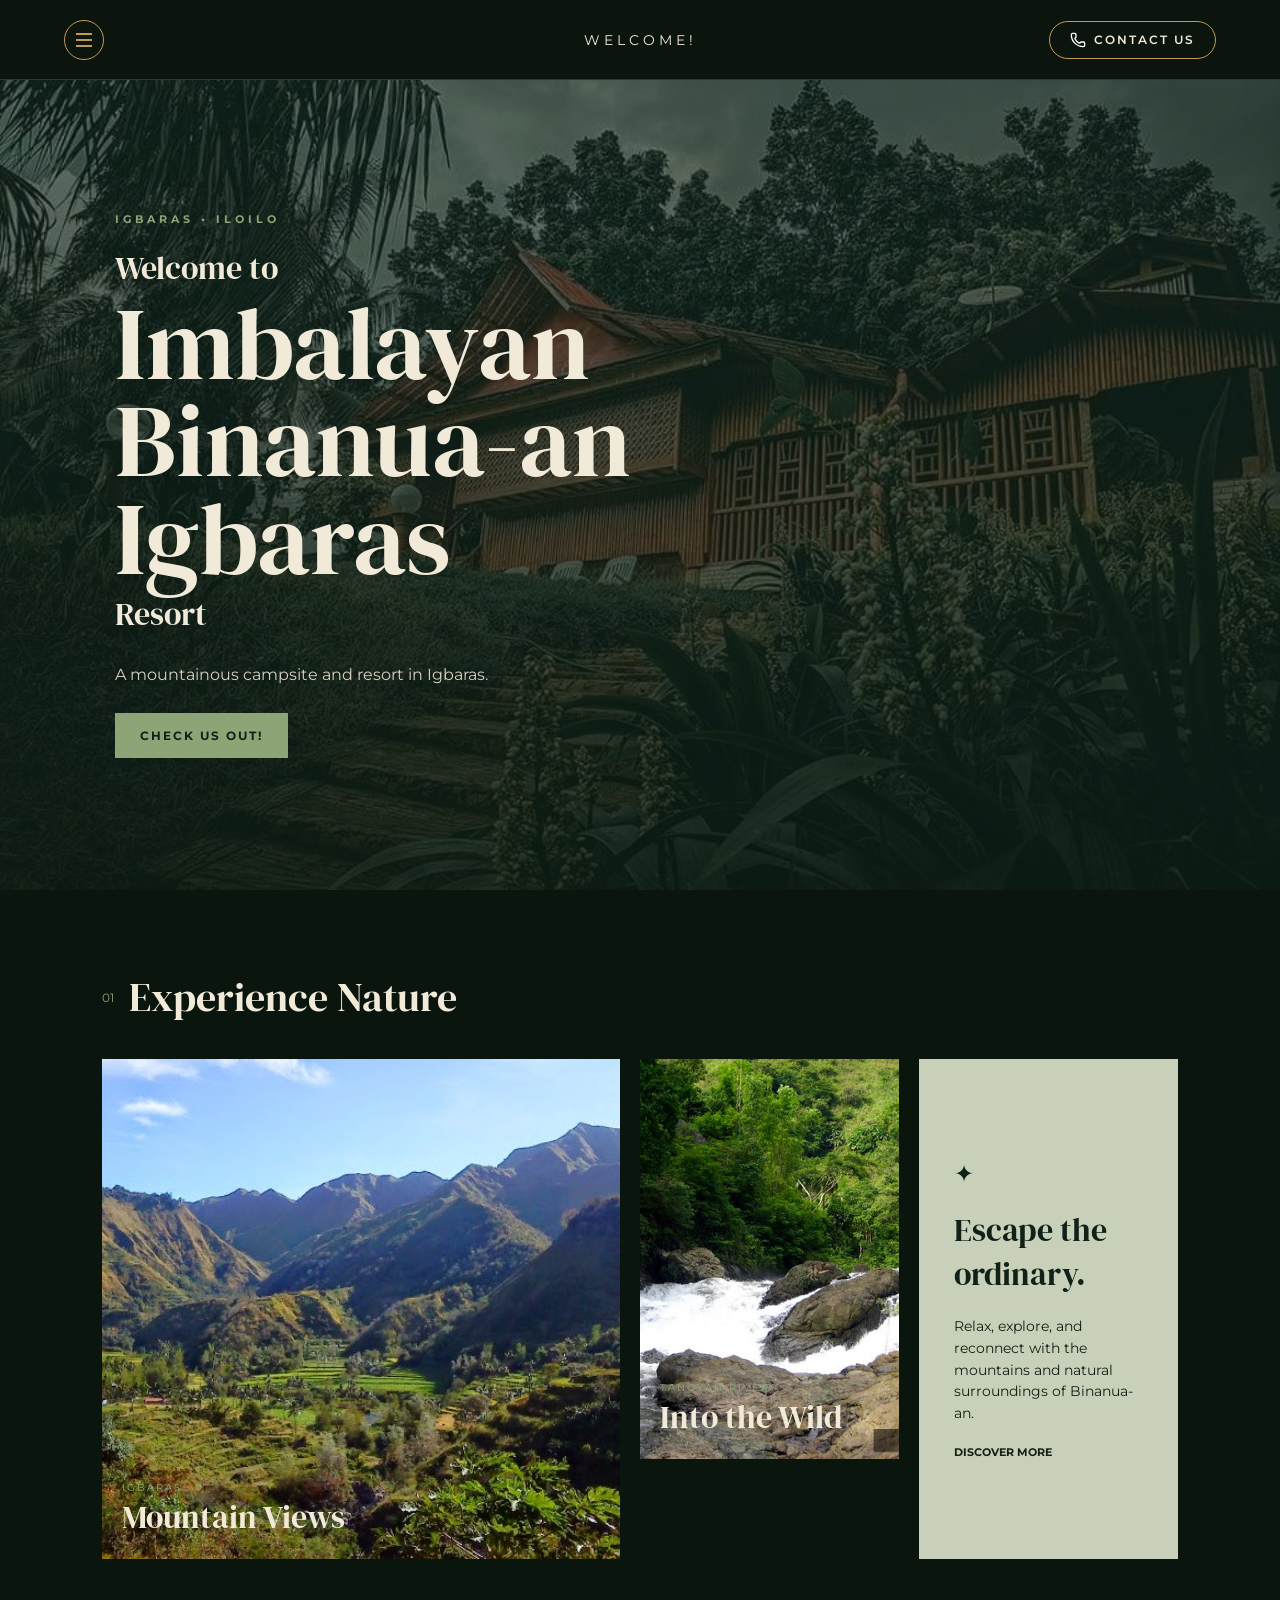
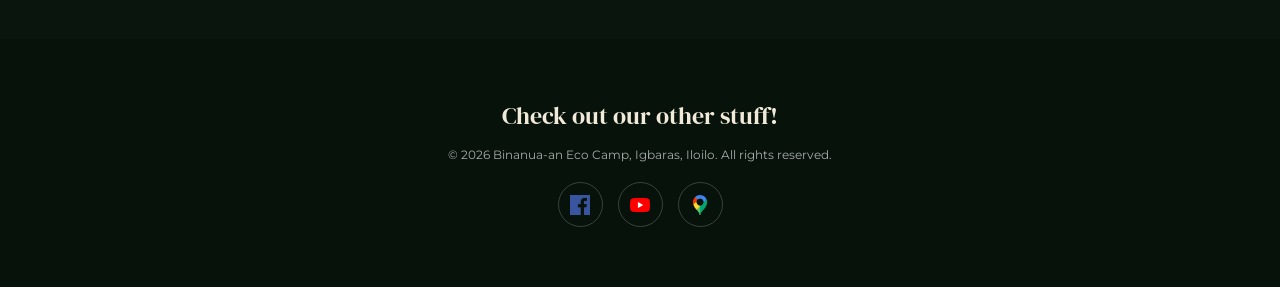
<file: index.html>
<!DOCTYPE html>
<html lang="en">
    <head>
        <meta charset="UTF-8">
        <meta name="viewport" content="width=device-width, initial-scale=1.0">
        <title>Welcome!</title>
        <link rel="stylesheet" href="css/style.css">
    </head>

    <body>
        <header>
            <button class="menu-button" id="menuButton">
                <span></span>
                <span></span>
                <span></span>
            </button>

            <div class="welcome">
                <div>Welcome!</div>
            </div>

            <a href="contact-us.html" class="header-contact"><img src="assets/phone.svg" class="nav-icon-header" alt=""> Contact Us</a>
        </header>

        <aside class="sidebar" id="sidebar">
            <div class="sidebar-title"><img src="assets/telescope.svg" class="nav-icon" alt="">EXPLORE</div>
        
            <a href="index.html"><img src="assets/house.svg" class="nav-icon" alt=""> Home</a>
            <a href="about-us.html"><img src="assets/info.svg" class="nav-icon" alt=""> About Us</a>
            <a href="gallery.html"><img src="assets/image.svg" class="nav-icon" alt=""> Gallery</a>
            <a href="services.html"><img src="assets/concierge-bell.svg" class="nav-icon" alt=""> Our Services</a>
        </aside>
        
                <main>
                    <section class="hero">
                        <div class="hero-content">
                            <div class="small-label">IGBARAS • ILOILO</div>
        
                            <h2>Welcome to</h2>
        
                            <h1>Imbalayan<br>Binanua-an Igbaras</h1>
        
                            <h2>Resort</h2>
        
                            <div class="description">
                                A mountainous campsite and resort in Igbaras.
                            </div>
        
                            <div class="hero-button">
                                <a href="about-us.html">check us out!</a>
                            </div>
                        </div>
                    </section>
        
                    <section class="info-section">
                        <div class="section-heading">
                            <span>01</span>
                            <h2>Experience Nature</h2>
                        </div>
        
                        <div class="image-grid">
                            <div class="image-card large">
                                <img src="assets/A4.JPG" alt="Mountain in Igbaras">
                                <div class="image-text">
                                    <span>IGBARAS</span>
                                    <h3>Mountain Views</h3>
                                </div>
                            </div>
        
                            <div class="image-card">
                                <img src="assets/A5.jpg" alt="Tangyan River in Igbaras">
                                <div class="image-text">
                                    <span>TANGYAN RIVER</span>
                                    <h3>Into the Wild</h3>
                                </div>
                            </div>
        
                            <div class="nature-box">
                                <div class="nature-icon">✦</div>
                                <h3>Escape the ordinary.</h3>
                                <p>
                                    Relax, explore, and reconnect with the mountains
                                    and natural surroundings of Binanua-an.
                                </p>
                                <a href="#">discover more</a>
                            </div>
                        </div>
                    </section>
                </main>

        <footer>
            <h2>Check out our other stuff!</h2>

            <p>
                &copy; 2026 Binanua-an Eco Camp, Igbaras, Iloilo.
                All rights reserved.
            </p>

            <div class="socials">
                <a href="https://www.facebook.com/Binanuaanecofarm/" target="_blank" rel="noopener noreferrer">
                    <img src="assets/A1.png" alt="Facebook">
                </a>

                <a href="https://www.youtube.com/watch?v=aeQojySfJEA/" target="_blank" rel="noopener noreferrer">
                    <img src="assets/A2.png" alt="YouTube">
                </a>

                <a href="https://www.google.com/maps/place/Imbalayan+binanua-an+igbaras+resort/@10.7378052,122.224213,13.26z/data=!4m6!3m5!1s0x33ae51737d3b9097:0x54186dad46b9d68!8m2!3d10.7543418!4d122.2387204!16s%2Fg%2F11h4k6rx_f!18m1!1e3?entry=ttu" target="_blank" rel="noopener noreferrer">
                    <img src="assets/A3.png" alt="Google Maps">
                </a>
            </div>
        </footer>

    <script>
    const menuButton = document.getElementById("menuButton");
    const sidebar = document.getElementById("sidebar");

    menuButton.addEventListener("click", () => {
        sidebar.classList.toggle("open");
    });

    document.addEventListener("click", (event) => {
        if (
            sidebar.classList.contains("open") &&
            !sidebar.contains(event.target) &&
            !menuButton.contains(event.target)
        ) {
            sidebar.classList.remove("open");
        }
    });
    </script>
    </body>
</html>
</file>
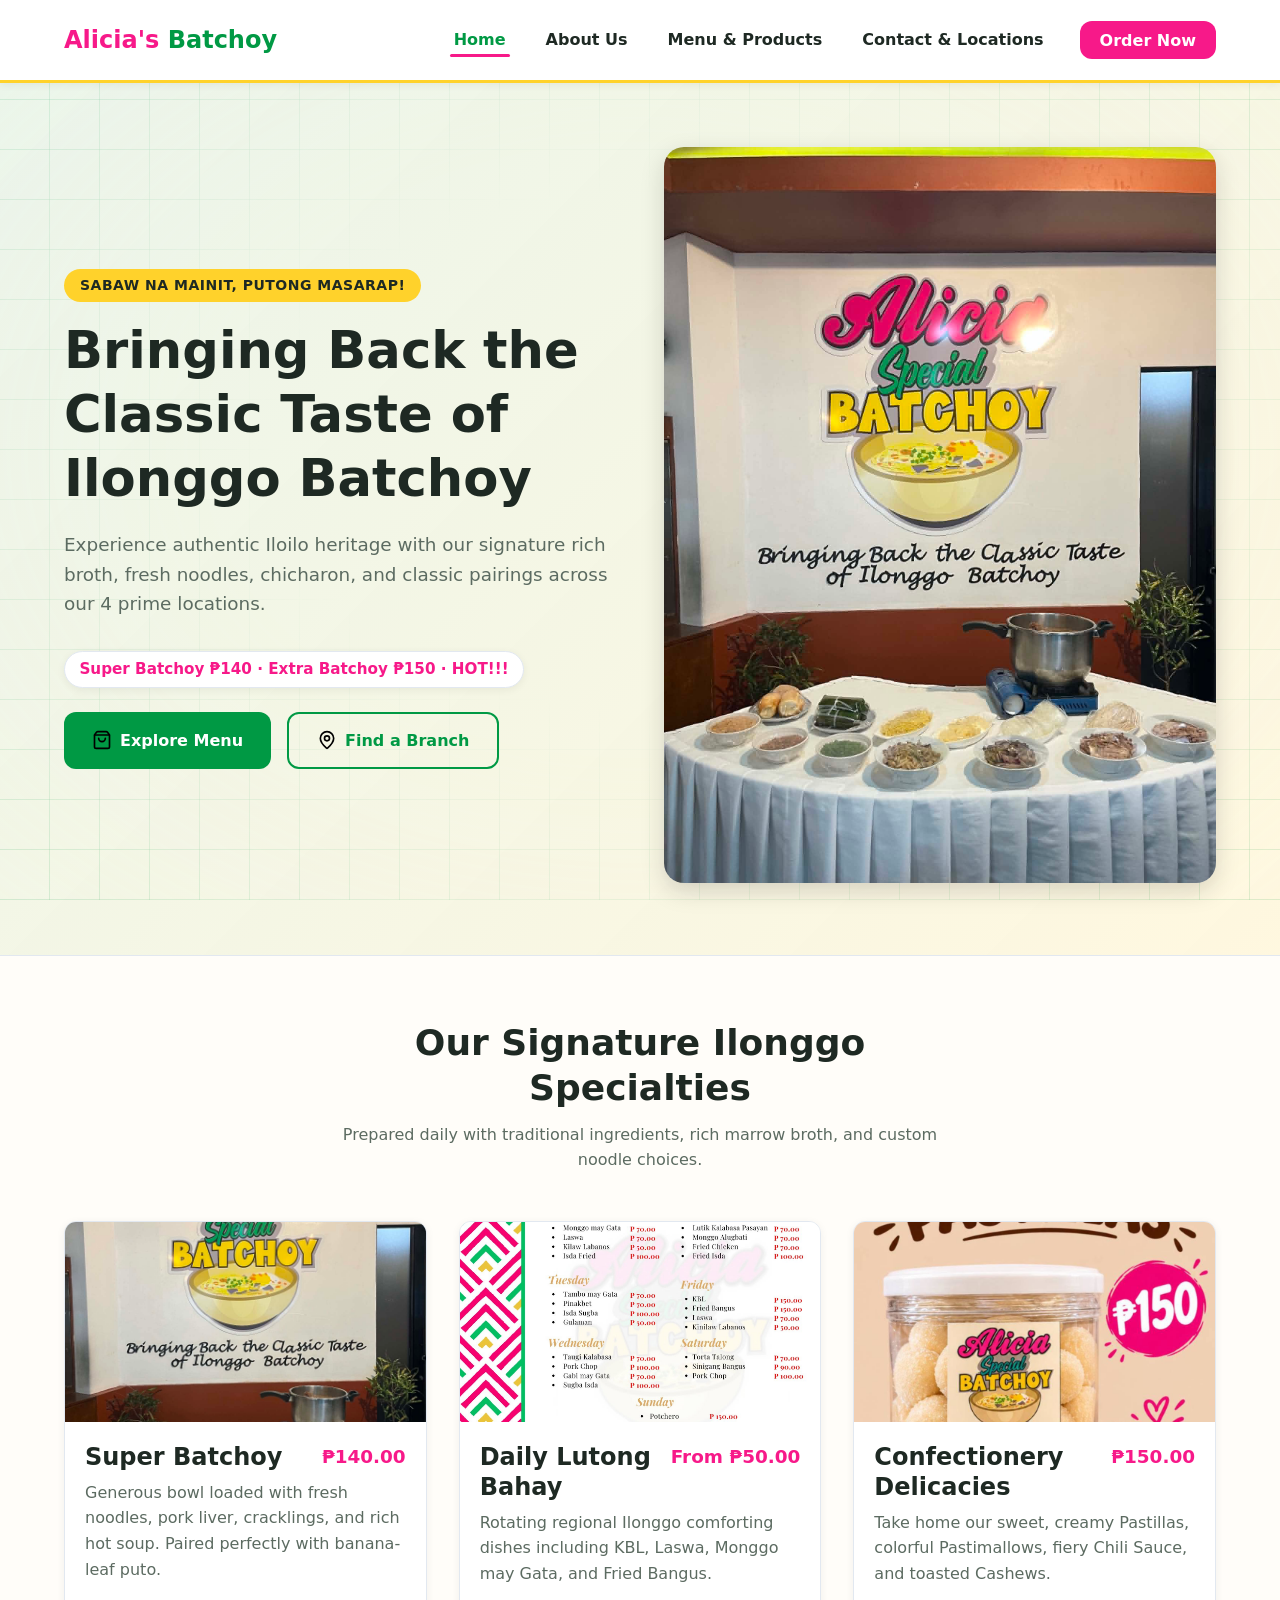
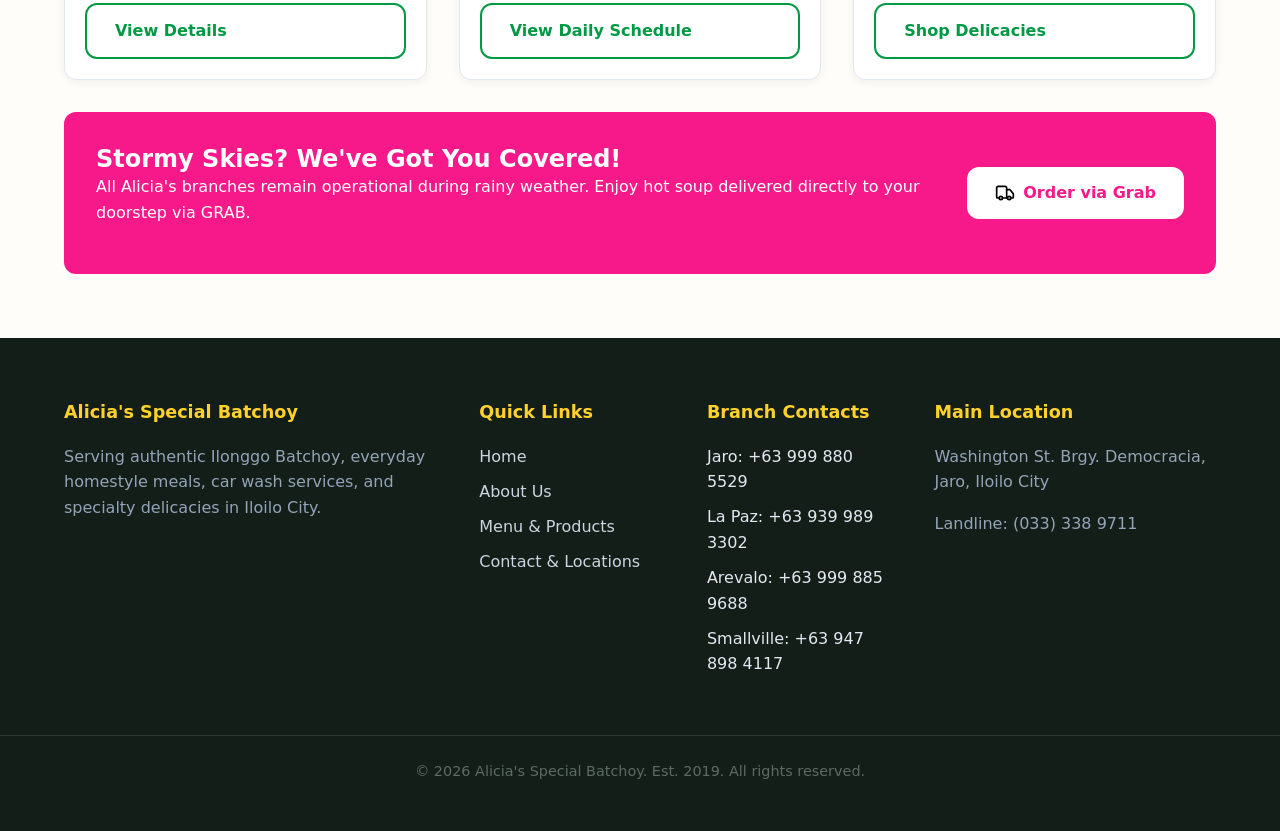
<file: public/index.html>
<!DOCTYPE html>
<html lang="en">
<head>
  <meta charset="UTF-8">
  <meta name="viewport" content="width=device-width, initial-scale=1.0">
  <title>Alicia's Special Batchoy - Classic Taste of Ilonggo Batchoy | Iloilo City</title>
  <link rel="stylesheet" href="css/style.css">
</head>
<body>


  <header class="main_header">
    <div class="site_container nav_wrapper">
      <a href="index.html" class="brand_logo">
        <div class="brand_title">Alicia's <span>Batchoy</span></div>
      </a>
      
      <button class="mobile_toggle_btn" id="mobile_toggle_btn" aria-label="Toggle Navigation Menu">
        <img src="icons/menu.svg" alt="Menu Icon" id="toggle_icon">
      </button>

      <nav>
        <ul class="nav_menu" id="nav_menu">
          <li><a href="index.html" class="nav_link active">Home</a></li>
          <li><a href="about_us.html" class="nav_link">About Us</a></li>
          <li><a href="our_menu.html" class="nav_link">Menu & Products</a></li>
          <li><a href="contact_us.html" class="nav_link">Contact & Locations</a></li>
          <li><a href="our_menu.html" class="nav_cta_btn">Order Now</a></li>
        </ul>
      </nav>
    </div>
  </header>


  <main>
    <section class="hero_section">
      <div class="site_container hero_grid">
        <div class="hero_content">
          <span class="hero_badge">Sabaw na Mainit, Putong Masarap!</span>
          <h1>Bringing Back the Classic Taste of Ilonggo Batchoy</h1>
          <p>Experience authentic Iloilo heritage with our signature rich broth, fresh noodles, chicharon, and classic pairings across our 4 prime locations.</p>
          <p class="hero_price_note">Super Batchoy ₱140 · Extra Batchoy ₱150 · HOT!!!</p>
          <div class="hero_actions">
            <a href="our_menu.html" class="btn_primary">
              <img src="icons/shopping_bag.svg" alt="Order Icon" style="width:20px;"> 
              Explore Menu
            </a>
            <a href="contact_us.html" class="btn_secondary">
              <img src="icons/map_pin.svg" alt="Location Icon" style="width:20px;"> 
              Find a Branch
            </a>
          </div>
        </div>
        <div class="hero_image_wrapper">
          <img src="assets/batchoy_special.jpg" alt="Alicia's Special Batchoy storefront with fresh ingredient display">
        </div>
      </div>
    </section>

    <section class="section_padding">
      <div class="site_container">
        <div class="section_header">
          <h2>Our Signature Ilonggo Specialties</h2>
          <p>Prepared daily with traditional ingredients, rich marrow broth, and custom noodle choices.</p>
        </div>

        <div class="cards_grid_3">
          <article class="card_item">
            <img src="assets/batchoy_special.jpg" alt="Alicia's Special Super Batchoy" class="card_img_top">
            <div class="card_body">
              <div class="card_title">
                <h3>Super Batchoy</h3>
                <span class="card_price">₱140.00</span>
              </div>
              <p>Generous bowl loaded with fresh noodles, pork liver, cracklings, and rich hot soup. Paired perfectly with banana-leaf puto.</p>
              <a href="our_menu.html" class="btn_secondary" style="margin-top:auto;">View Details</a>
            </div>
          </article>

          <article class="card_item">
            <img src="assets/lutong_bahay_specials.jpg" alt="Daily Lutong Bahay Specials" class="card_img_top">
            <div class="card_body">
              <div class="card_title">
                <h3>Daily Lutong Bahay</h3>
                <span class="card_price">From ₱50.00</span>
              </div>
              <p>Rotating regional Ilonggo comforting dishes including KBL, Laswa, Monggo may Gata, and Fried Bangus.</p>
              <a href="our_menu.html#filter_daily_specials" class="btn_secondary" style="margin-top:auto;">View Daily Schedule</a>
            </div>
          </article>

          <article class="card_item">
            <img src="assets/pastillas_jar.jpg" alt="Alicia Special Delicacies" class="card_img_top">
            <div class="card_body">
              <div class="card_title">
                <h3>Confectionery Delicacies</h3>
                <span class="card_price">₱150.00</span>
              </div>
              <p>Take home our sweet, creamy Pastillas, colorful Pastimallows, fiery Chili Sauce, and toasted Cashews.</p>
              <a href="our_menu.html#filter_packaged_delicacies" class="btn_secondary" style="margin-top:auto;">Shop Delicacies</a>
            </div>
          </article>
        </div>


        <div class="weather_banner">
          <div>
            <h3>Stormy Skies? We've Got You Covered!</h3>
            <p>All Alicia's branches remain operational during rainy weather. Enjoy hot soup delivered directly to your doorstep via GRAB.</p>
          </div>
          <span class="btn_primary" aria-disabled="true" style="background-color:#FFFFFF; color:var(--accent_pink); white-space:nowrap;">
            <img src="icons/truck.svg" alt="Delivery Icon" style="width:20px;"> <!-- Lucide Icon: truck -->
            Order via Grab
          </span>
        </div>
      </div>
    </section>
  </main>


  <footer class="site_footer">
    <div class="site_container footer_grid">
      <div class="footer_col">
        <h4>Alicia's Special Batchoy</h4>
        <p style="color:#94A3B8;">Serving authentic Ilonggo Batchoy, everyday homestyle meals, car wash services, and specialty delicacies in Iloilo City.</p>
      </div>
      <div class="footer_col">
        <h4>Quick Links</h4>
        <ul class="footer_links">
          <li><a href="index.html">Home</a></li>
          <li><a href="about_us.html">About Us</a></li>
          <li><a href="our_menu.html">Menu & Products</a></li>
          <li><a href="contact_us.html">Contact & Locations</a></li>
        </ul>
      </div>
      <div class="footer_col">
        <h4>Branch Contacts</h4>
        <ul class="footer_links">
          <li>Jaro: +63 999 880 5529</li>
          <li>La Paz: +63 939 989 3302</li>
          <li>Arevalo: +63 999 885 9688</li>
          <li>Smallville: +63 947 898 4117</li>
        </ul>
      </div>
      <div class="footer_col">
        <h4>Main Location</h4>
        <p style="color:#94A3B8;">Washington St. Brgy. Democracia, Jaro, Iloilo City</p>
        <p style="color:#94A3B8;">Landline: (033) 338 9711</p>
      </div>
    </div>
    <div class="footer_bottom">
      <p>&copy; 2026 Alicia's Special Batchoy. Est. 2019. All rights reserved. </p>
    </div>
  </footer>

  <script src="js/main.js"></script>
</body>
</html>
</file>
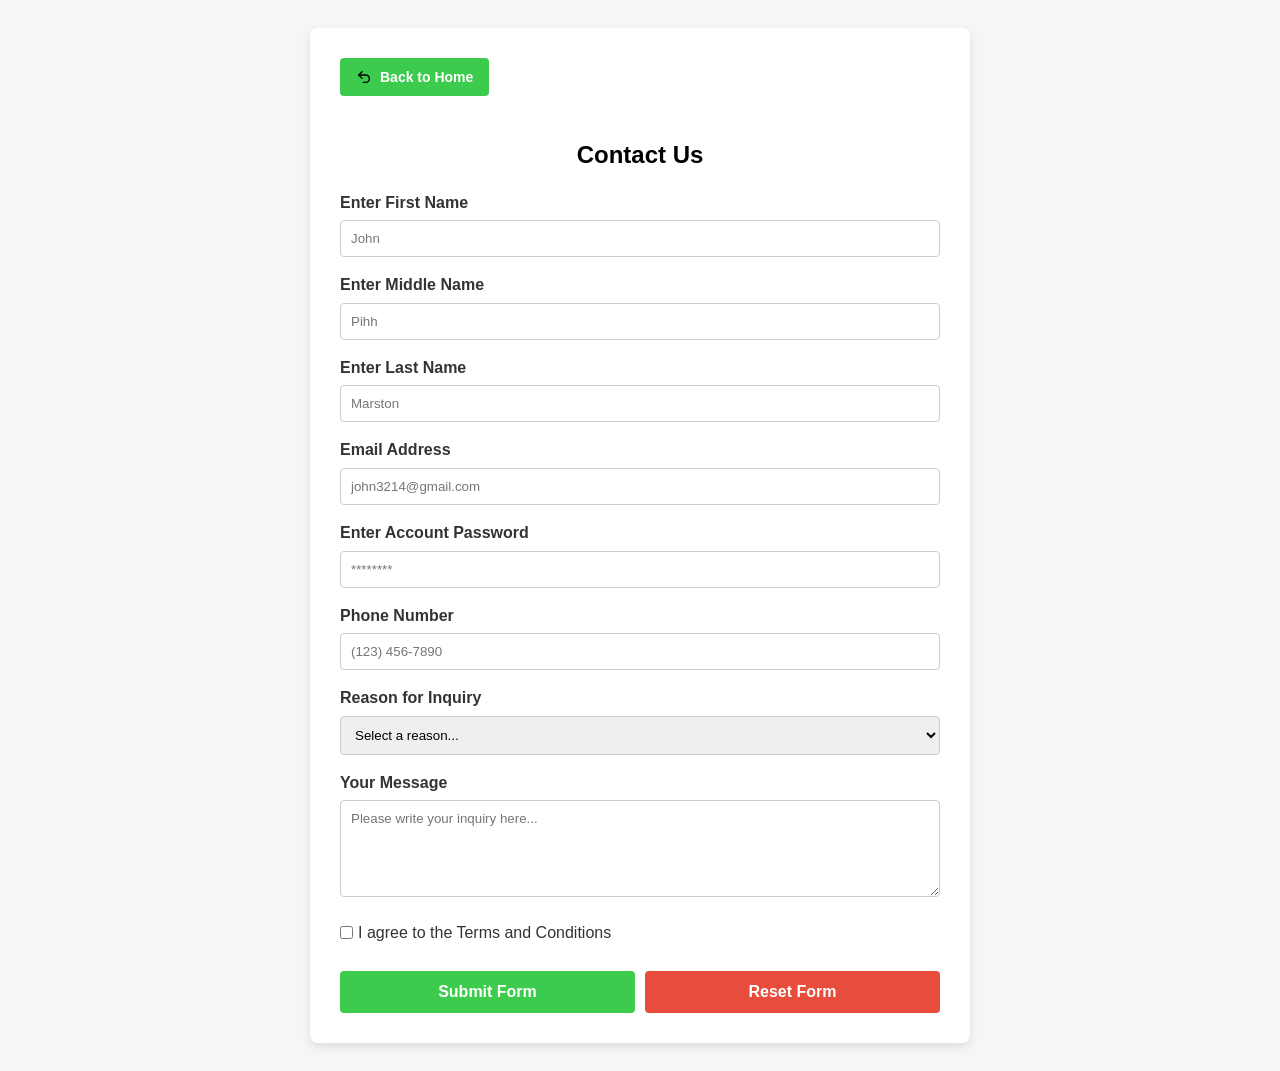
<file: contact-us.html>
<!DOCTYPE html>
<html lang="en">
<head>
    <meta charset="UTF-8">
    <meta name="viewport" content="width=device-width, initial-scale=1.0">
    <title>Contact Us!</title>
    <link rel="stylesheet" href="css/contact.css">
</head>

<body>
<div class="form-container">
    <a href="index.html" class="back-home"><img src="assets/undo-2.svg" alt="" width="16"> Back to Home</a>
    <h2>Contact Us</h2>
        <form action="#" method="POST">
            
        <div class="form-group">
            <label for="fullname">Enter First Name</label>
            <input type="text" id="fullname" name="fullname" placeholder="John" required>
        </div>

        <div class="form-group">
            <label for="fullname">Enter Middle Name</label>
            <input type="text" id="fullname" name="fullname" placeholder="Pihh" required>
        </div>

        <div class="form-group">
            <label for="fullname">Enter Last Name</label>
            <input type="text" id="fullname" name="fullname" placeholder="Marston" required>
        </div>

        <div class="form-group">
            <label for="email">Email Address</label>
            <input type="email" id="email" name="email" placeholder="john3214@gmail.com" required>
        </div>

        <div class="form-group">
            <label for="password">Enter Account Password</label>
            <input type="password" id="password" name="password" placeholder="********" required>
        </div>

        <div class="form-group">
            <label for="phone">Phone Number</label>
            <input type="tel" id="phone" name="phone" placeholder="(123) 456-7890" required>
        </div>

        <div class="form-group">
            <label for="subject">Reason for Inquiry</label>
            <select id="subject" name="subject" required>
                <option value="" disabled selected>Select a reason...</option>
                <option value="general">General Question</option>
                <option value="support">Technical Support</option>
                <option value="billing">Billing Issue</option>
            </select>
        </div>

        <div class="form-group">
            <label for="message">Your Message</label>
            <textarea id="message" name="message" rows="5" placeholder="Please write your inquiry here..." required></textarea>
        </div>

        <div class="form-group">
            <div class="checkbox-group">
                <label><input type="checkbox" name="terms" required> I agree to the Terms and Conditions</label>
            </div>
        </div>

        <div class="button-group">
            <button type="submit">Submit Form</button>
            <button type="reset">Reset Form</button>
        </div>

    </form>
</div>
</body>
</html>
</file>
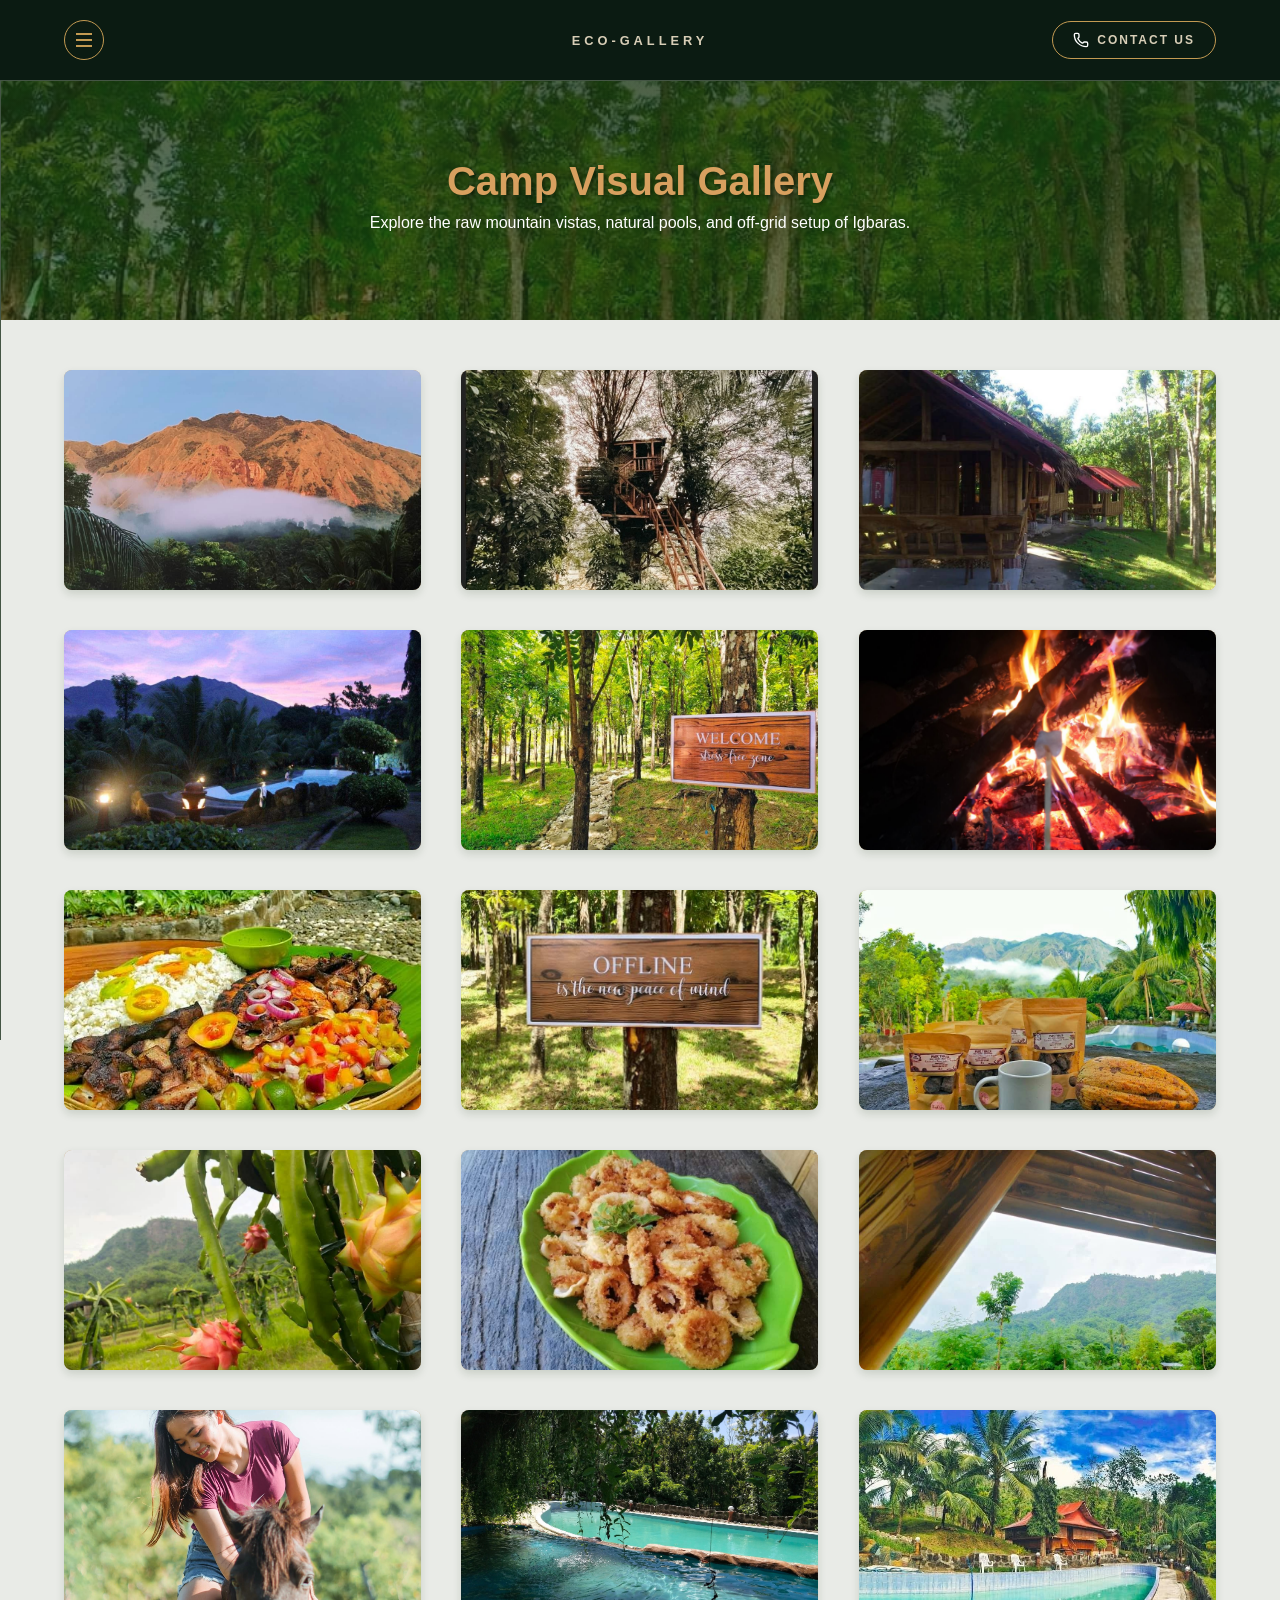
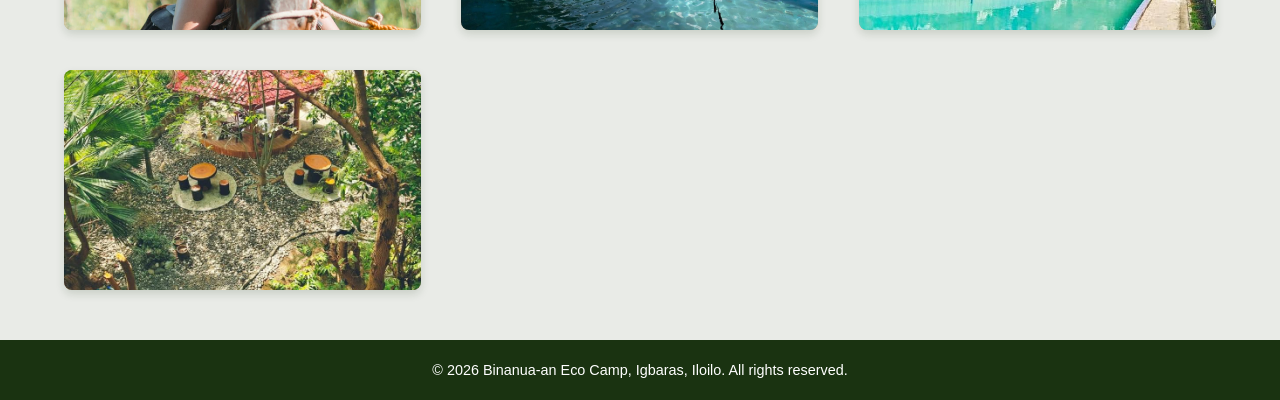
<file: gallery.html>
<!DOCTYPE html>
<html lang="en">
<head>
    <meta charset="UTF-8">
    <meta name="viewport" content="width=device-width, initial-scale=1.0">
    <title>Gallery - Binanua-an Eco Camp</title>
    <link rel="stylesheet" href="css/gallery.css">
</head>
<body>
    <div class="page-wrapper">

        <header class="header">
            <button class="menu-button" id="menuButton">
                <span></span>
                <span></span>
                <span></span>
            </button>

            <div class="welcome">
                <div>Eco-Gallery</div>
            </div>

            <a href="contact-us.html" class="header-contact"><img src="assets/phone.svg" class="nav-icon-header" alt=""> Contact Us</a>
        </header>

        <aside class="sidebar" id="sidebar">
            <div class="sidebar-title"><img src="assets/telescope.svg" class="nav-icon" alt="">EXPLORE</div>
        
            <a href="index.html"><img src="assets/house.svg" class="nav-icon" alt=""> Home</a>
            <a href="about-us.html"><img src="assets/info.svg" class="nav-icon" alt=""> About Us</a>
            <a href="gallery.html"><img src="assets/image.svg" class="nav-icon" alt=""> Gallery</a>
            <a href="services.html"><img src="assets/concierge-bell.svg" class="nav-icon" alt=""> Our Services</a>
        </aside>

        <div class="banner">
            <h1>Camp Visual Gallery</h1>
            <p>Explore the raw mountain vistas, natural pools, and off-grid setup of Igbaras.</p>
        </div>
        <div class="gallery-overlay"></div>
        <div class="gallery-main">
            <div class="gallery-container">
                
                <div class="gallery-card">
                    <img src="assets/8.jpg" alt="Mountain View">
                    <div class="gallery-caption">Morning mist settling over the Igbaras mountain range.</div>
                </div>

                <div class="gallery-card">
                    <img src="assets/12.jpg" alt="Tree House">
                    <div class="gallery-caption">Scenic view from the tree house, overlooking the lush fields.</div>
                </div>

                <div class="gallery-card">
                    <img src="assets/3.jpg" alt="Nipa Cottages">
                    <div class="gallery-caption">Traditional bamboo Nipa cottages lit by solar lights.</div>
                </div>

                <div class="gallery-card">
                    <img src="assets/4.jpg" alt="Sundown">
                    <div class="gallery-caption">Unpolluted dark skies perfect for night stargazing.</div>
                </div>

                <div class="gallery-card">
                    <img src="assets/31.jpg" alt="Stress Free Zone">
                    <div class="gallery-caption">Guests exploring natural mountain streams and trails.</div>
                </div>

                <div class="gallery-card">
                    <img src="assets/13.jpg" alt="Bonfire">
                    <div class="gallery-caption">Warm evening bonfire setup under clear highland skies.</div>
                </div>

                <div class="gallery-card">
                    <img src="assets/22.jpg" alt="Local Cuisine">
                    <div class="gallery-caption">Fresh native dishes served in eco-friendly packaging.</div>
                </div>

                <div class="gallery-card">
                    <img src="assets/30.jpg" alt="Offline">
                    <div class="gallery-caption">Off-grid and eco experience.</div>
                </div>

                <div class="gallery-card">
                    <img src="assets/21.jpg" alt="Warm Beverage">
                    <div class="gallery-caption">Pure tablea, rich coffee, and mountain views, morning perfection.</div>
                </div>

                <div class="gallery-card">
                    <img src="assets/24.jpg" alt="Dragon Fruit">
                    <div class="gallery-caption">Fresh off the vine and bursting with flavor.</div>
                </div>

                <div class="gallery-card">
                    <img src="assets/20.jpg" alt="Crispy Calamares">
                    <div class="gallery-caption">Golden, crispy calamares served fresh on a leaf. Golden hour snack!</div>
                </div>

                <div class="gallery-card">
                    <img src="assets/14.jpg" alt="View from Kubo">
                    <div class="gallery-caption">Framed by nature: serene mountain views straight from the gazebo.</div>
                </div>
                
                <div class="gallery-card">
                    <img src="assets/10.jpg" alt="Horseback Riding">
                    <div class="gallery-caption">Sunny days, open trails, and good company.</div>
                </div>
                                
                <div class="gallery-card">
                    <img src="assets/9.jpg" alt="Clear Waters">
                    <div class="gallery-caption">Cool waters framed by wild greenery—the ultimate nature escape.</div>
                </div>
                                                
                <div class="gallery-card">
                    <img src="assets/27.jpg" alt="Poolside Villa View">
                    <div class="gallery-caption">Clear blue waters meets lush countryside vibes.</div>
                </div>
                                                                
                <div class="gallery-card">
                    <img src="assets/29.jpg" alt="Gazebo and Outdoor Seating">
                    <div class="gallery-caption">A cozy wooden spot tucked away under the canopy.</div>
                </div>
                
            </div>
        </div>

        <div class="footer">
            <p>&copy; 2026 Binanua-an Eco Camp, Igbaras, Iloilo. All rights reserved.</p>
        </div>
    </div>

    <script>
    const menuButton = document.getElementById("menuButton");
    const sidebar = document.getElementById("sidebar");

    menuButton.addEventListener("click", () => {
        sidebar.classList.toggle("open");
    });

    document.addEventListener("click", (event) => {
        if (
            sidebar.classList.contains("open") &&
            !sidebar.contains(event.target) &&
            !menuButton.contains(event.target)
        ) {
            sidebar.classList.remove("open");
        }
    });
    </script>
    
</body>
</html>
</file>
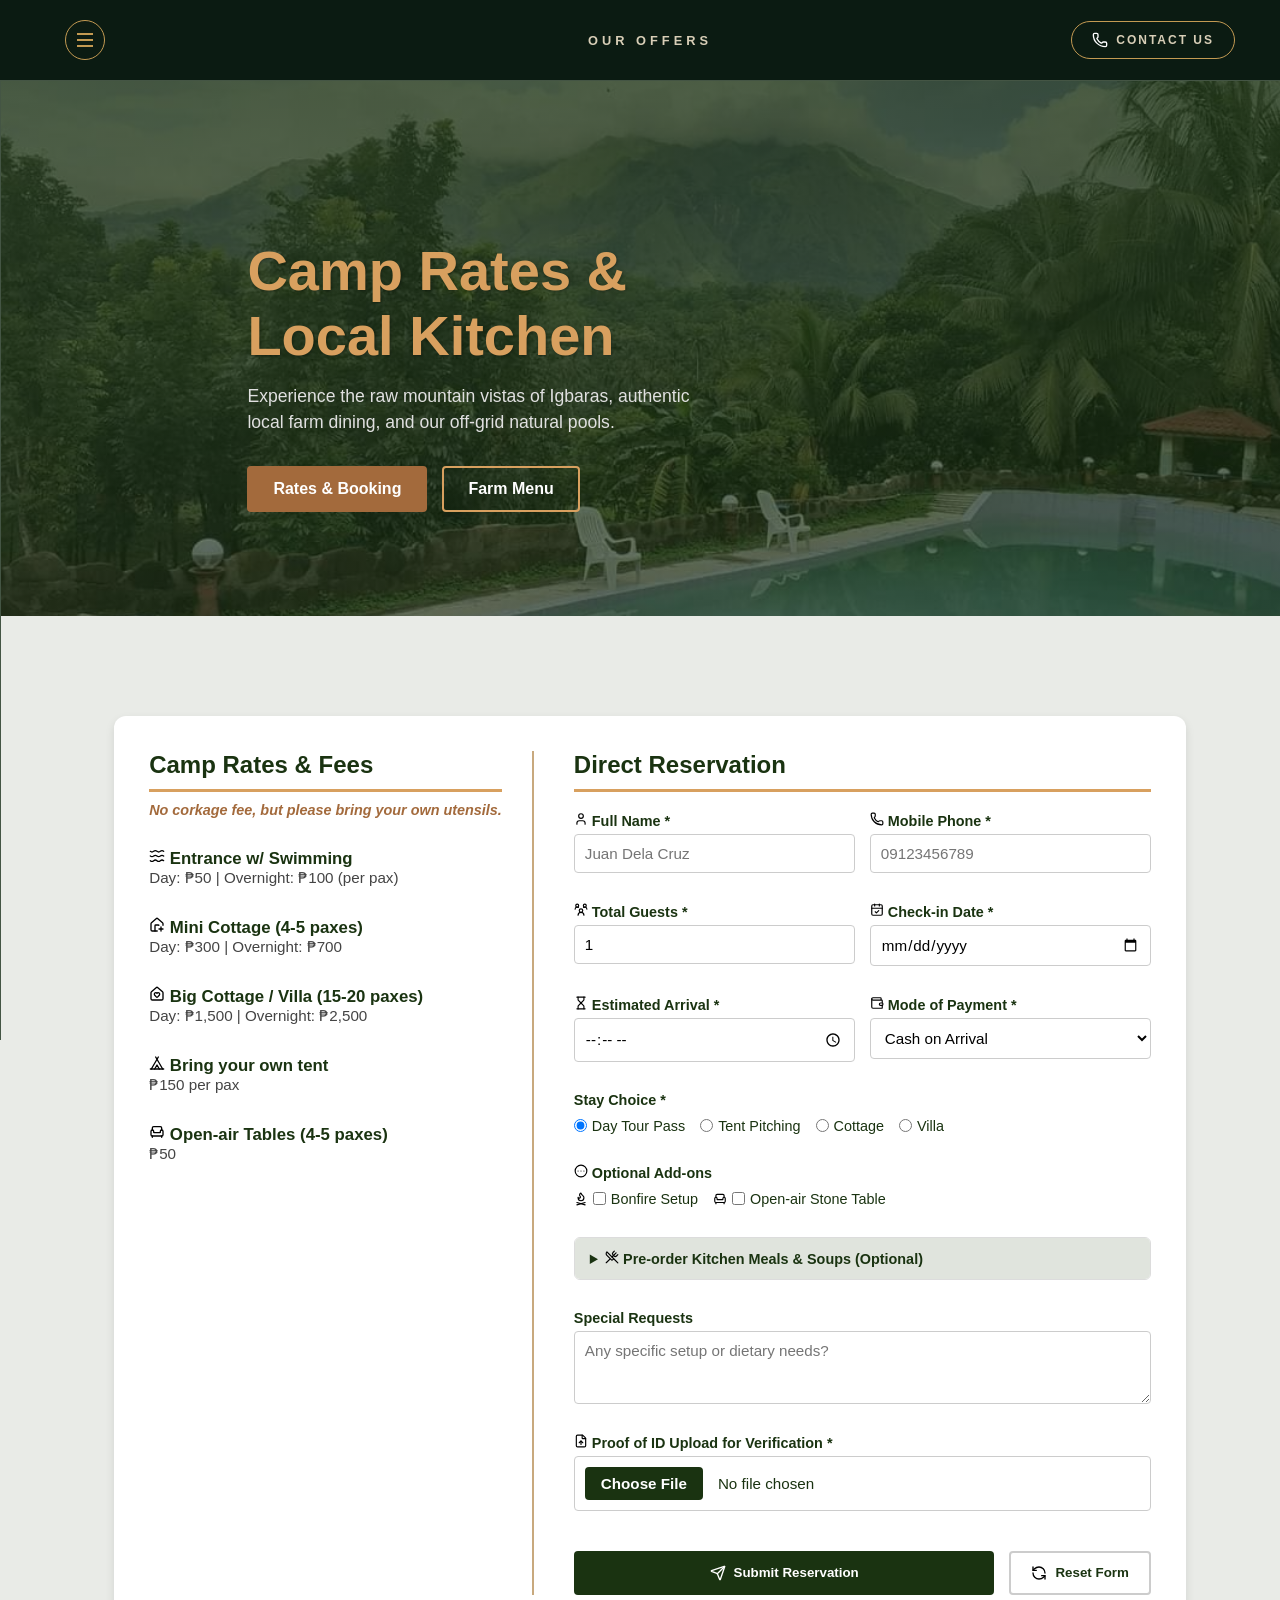
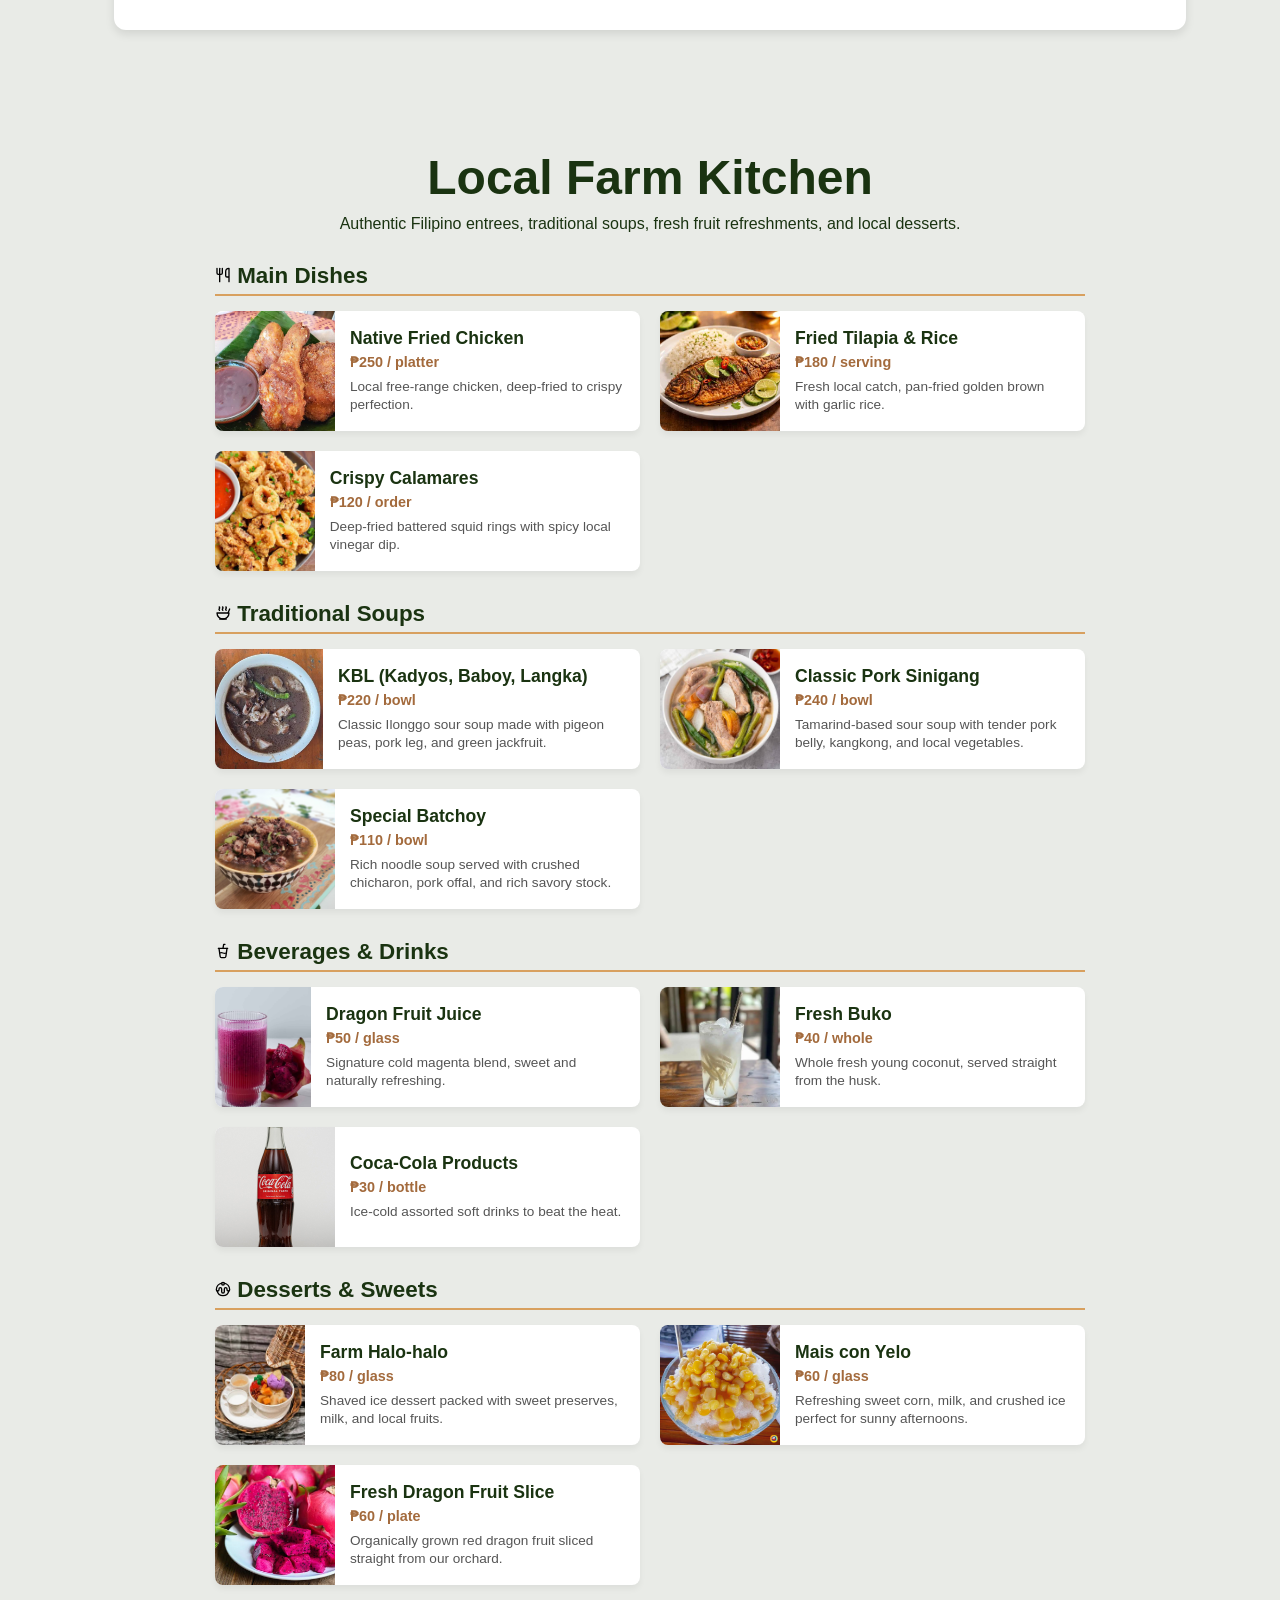
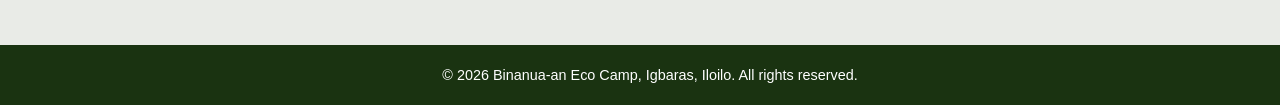
<file: services.html>
<!DOCTYPE html>
<html lang="en">
<head>
    <meta charset="UTF-8">
    <meta name="viewport" content="width=device-width, initial-scale=1.0">
    <title>Products, Services & Booking - Binanua-an Eco Camp</title>
    <link rel="stylesheet" href="css/services.css">
</head>
<body>
    <div class="page-wrapper">
        
        <header class="header">
            <button class="menu-button" id="menuButton">
                <span></span>
                <span></span>
                <span></span>
            </button>

            <div class="welcome">
                <div>Our Offers</div>
            </div>

            <a href="contact-us.html" class="header-contact"><img src="assets/phone.svg" class="nav-icon-header" alt=""> Contact Us</a>
        </header>

        <aside class="sidebar" id="sidebar">
            <div class="sidebar-title"><img src="assets/telescope.svg" class="nav-icon" alt="">EXPLORE</div>
        
            <a href="index.html"><img src="assets/house.svg" class="nav-icon" alt=""> Home</a>
            <a href="about-us.html"><img src="assets/info.svg" class="nav-icon" alt=""> About Us</a>
            <a href="gallery.html"><img src="assets/image.svg" class="nav-icon" alt=""> Gallery</a>
            <a href="services.html"><img src="assets/concierge-bell.svg" class="nav-icon" alt=""> Our Services</a>
        </aside>

        <section class="split-hero">
            <div class="hero-text">
                <h1>Camp Rates & Local Kitchen</h1>
                <p>Experience the raw mountain vistas of Igbaras, authentic local farm dining, and our off-grid natural pools.</p>
                <div class="hero-anchors">
                    <a href="#main" class="btn btn-primary">Rates & Booking</a>
                    <a href="#kitchen-section" class="btn">Farm Menu</a>
                </div>
            </div>

        </section>

        <main id="main" class="services-main">
            <section class="booking-wrapper">
                
                <div class="rates-panel">
                    <h2>Camp Rates & Fees</h2>
                    <p class="notice">No corkage fee, but please bring your own utensils.</p>
                    
                    <div class="rate-list">
                        <div class="rate-item">
                            <h4><img src="assets/waves-horizontal.svg" alt="" width="16"> Entrance w/ Swimming</h4>
                            <p>Day: ₱50 | Overnight: ₱100 (per pax)</p>
                        </div>
                        <div class="rate-item">
                            <h4><img src="assets/house-plus.svg" alt="" width="16"> Mini Cottage (4-5 paxes)</h4>
                            <p>Day: ₱300 | Overnight: ₱700</p>
                        </div>
                        <div class="rate-item">
                            <h4><img src="assets/house-heart.svg" alt="" width="16"> Big Cottage / Villa (15-20 paxes)</h4>
                            <p>Day: ₱1,500 | Overnight: ₱2,500</p>
                        </div>
                        <div class="rate-item">
                            <h4><img src="assets/tent.svg" alt="" width="16"> Bring your own tent</h4>
                            <p>₱150 per pax</p>
                        </div>
                        <div class="rate-item">
                            <h4><img src="assets/armchair.svg" alt="" width="16"> Open-air Tables (4-5 paxes)</h4>
                            <p>₱50</p>
                        </div>
                    </div>
                </div>

                <div class="form-panel">
                    <h2>Direct Reservation</h2>
                    <form action="#" method="POST" enctype="multipart/form-data">
                        
                        <div class="form-row">
                            <div class="form-group">
                                <label><img src="assets/user.svg" alt="" width="14"> Full Name *</label>
                                <input type="text" name="fullname" placeholder="Juan Dela Cruz" required>
                            </div>
                            <div class="form-group">
                                <label><img src="assets/phone.svg" alt="" width="14"> Mobile Phone *</label>
                                <input type="tel" name="phone" placeholder="09123456789" required>
                            </div>
                        </div>

                        <div class="form-row">
                            <div class="form-group">
                                <label><img src="assets/user-round-group.svg" alt="" width="14"> Total Guests *</label>
                                <input type="number" name="guests" min="1" max="50" value="1" required>
                            </div>
                            <div class="form-group">
                                <label><img src="assets/calendar-check.svg" alt="" width="14"> Check-in Date *</label>
                                <input type="date" name="date" required>
                            </div>
                        </div>

                        <div class="form-row">
                            <div class="form-group">
                                <label><img src="assets/hourglass.svg" alt="" width="14"> Estimated Arrival *</label>
                                <input type="time" name="time" required>
                            </div>
                            <div class="form-group">
                                <label><img src="assets/wallet.svg" alt="" width="14"> Mode of Payment *</label>
                                <select name="payment" required>
                                    <option value="cash">Cash on Arrival</option>
                                    <option value="gcash">GCash</option>
                                    <option value="bank">Bank Transfer</option>
                                </select>
                            </div>
                        </div>

                        <div class="form-group full-width">
                            <label>Stay Choice *</label>
                            <div class="options-group">
                                <label><input type="radio" name="stay" value="day" checked> Day Tour Pass</label>
                                <label><input type="radio" name="stay" value="tent"> Tent Pitching</label>
                                <label><input type="radio" name="stay" value="cottage"> Cottage</label>
                                <label><input type="radio" name="stay" value="villa"> Villa</label>
                            </div>
                        </div>

                        <div class="form-group full-width">
                            <label><img src="assets/circle-ellipsis.svg" alt="" width="14"> Optional Add-ons</label>
                            <div class="options-group">
                                <label><img src="assets/flame-kindling.svg" alt="" width="14"><input type="checkbox" name="addons" value="bonfire"> Bonfire Setup</label>
                                <label><img src="assets/armchair.svg" alt="" width="14"><input type="checkbox" name="addons" value="stone_table"> Open-air Stone Table</label>
                            </div>
                        </div>

                        <div class="form-group full-width">
                            <details class="preorder-dropdown">
                                <summary class="dropdown-trigger"><img src="assets/utensils-crossed.svg" alt="" width="14"> Pre-order Kitchen Meals & Soups (Optional)</summary>
                                <div class="preorder-container">
                                    <div class="preorder-item">
                                        <label> Native Fried Chicken</label>
                                        <input type="number" name="qty_chicken" min="1" placeholder="Qty">
                                    </div>
                                    <div class="preorder-item">
                                        <label> Fried Tilapia & Rice</label>
                                        <input type="number" name="qty_tilapia" min="1" placeholder="Qty">
                                    </div>
                                    <div class="preorder-item">
                                        <label> Crispy Calamares</label>
                                        <input type="number" name="qty_calamares" min="1" placeholder="Qty">
                                    </div>
                                    <div class="preorder-item">
                                        <label> KBL (Kadyos, Baboy, Langka)</label>
                                        <input type="number" name="qty_kbl" min="1" placeholder="Qty">
                                    </div>
                                    <div class="preorder-item">
                                        <label> Classic Pork Sinigang</label>
                                        <input type="number" name="qty_sinigang" min="1" placeholder="Qty">
                                    </div>
                                    <div class="preorder-item">
                                        <label>Special Batchoy</label>
                                        <input type="number" name="qty_batchoy" min="1" placeholder="Qty">
                                    </div>
                                    <div class="preorder-item">
                                        <label> Dragon Fruit Juice</label>
                                        <input type="number" name="qty_df_juice" min="1" placeholder="Qty">
                                    </div>
                                    <div class="preorder-item">
                                        <label> Fresh Buko</label>
                                        <input type="number" name="qty_buko" min="1" placeholder="Qty">
                                    </div>
                                    <div class="preorder-item">
                                        <label> Coca-Cola Products</label>
                                        <input type="number" name="qty_coke" min="1" placeholder="Qty">
                                    </div>
                                    <div class="preorder-item">
                                        <label> Farm Halo-halo</label>
                                        <input type="number" name="qty_halohalo" min="1" placeholder="Qty">
                                    </div>
                                    <div class="preorder-item">
                                        <label> Mais con Yelo</label>
                                        <input type="number" name="qty_mais" min="1" placeholder="Qty">
                                    </div>
                                    <div class="preorder-item">
                                        <label> Fresh Dragon Fruit Slice</label>
                                        <input type="number" name="qty_df_slice" min="1" placeholder="Qty">
                                    </div>
                                </div>
                            </details>
                        </div>

                        <div class="form-group full-width">
                            <label>Special Requests</label>
                            <textarea name="requests" rows="3" placeholder="Any specific setup or dietary needs?"></textarea>
                        </div>

                        <div class="form-group full-width">
                            <label><img src="assets/file-up.svg" alt="" width="14"> Proof of ID Upload for Verification *</label>
                            <input type="file" name="id_proof" accept="image/*,.pdf" required class="file-input">
                        </div>

                        <div class="form-actions">
                            <button type="submit" class="btn-submit"><img src="assets/send.svg" alt="" width="16" class="icon-white"> Submit Reservation</button>
                            <button type="reset" class="btn-reset"><img src="assets/refresh-ccw.svg" alt="" width="16"> Reset Form</button>
                        </div>
                    </form>
                </div>

            </section>

            <section id="kitchen-section">
                <div class="section-header">
                    <h2>Local Farm Kitchen</h2>
                    <p>Authentic Filipino entrees, traditional soups, fresh fruit refreshments, and local desserts.</p>
                </div>
                
                <h3 class="menu-category-title"><img src="assets/utensils.svg" alt="" width="16"> Main Dishes</h3>
                <div class="kitchen-grid">
                    <div class="kitchen-card">
                        <img src="assets/native chicken.jpeg" alt="Native Fried Chicken">
                        <div class="kitchen-details">
                            <h3>Native Fried Chicken</h3>
                            <span class="price">₱250 / platter</span>
                            <p>Local free-range chicken, deep-fried to crispy perfection.</p>
                        </div>
                    </div>

                    <div class="kitchen-card">
                        <img src="assets/tilapia.jpeg" alt="Fried Tilapia">
                        <div class="kitchen-details">
                            <h3>Fried Tilapia & Rice</h3>
                            <span class="price">₱180 / serving</span>
                            <p>Fresh local catch, pan-fried golden brown with garlic rice.</p>
                        </div>
                    </div>

                    <div class="kitchen-card">
                        <img src="assets/calamares.jpeg" alt="Crispy Calamares">
                        <div class="kitchen-details">
                            <h3>Crispy Calamares</h3>
                            <span class="price">₱120 / order</span>
                            <p>Deep-fried battered squid rings with spicy local vinegar dip.</p>
                        </div>
                    </div>
                </div>

                <h3 class="menu-category-title"><img src="assets/soup.svg" alt="" width="16"> Traditional Soups</h3>
                <div class="kitchen-grid">
                    <div class="kitchen-card">
                        <img src="assets/kbl.jpeg" alt="KBL Soup">
                        <div class="kitchen-details">
                            <h3>KBL (Kadyos, Baboy, Langka)</h3>
                            <span class="price">₱220 / bowl</span>
                            <p>Classic Ilonggo sour soup made with pigeon peas, pork leg, and green jackfruit.</p>
                        </div>
                    </div>

                    <div class="kitchen-card">
                        <img src="assets/sinigang.jpeg" alt="Pork Sinigang">
                        <div class="kitchen-details">
                            <h3>Classic Pork Sinigang</h3>
                            <span class="price">₱240 / bowl</span>
                            <p>Tamarind-based sour soup with tender pork belly, kangkong, and local vegetables.</p>
                        </div>
                    </div>

                    <div class="kitchen-card">
                        <img src="assets/batchoy.jpg" alt="Special Batchoy">
                        <div class="kitchen-details">
                            <h3>Special Batchoy</h3>
                            <span class="price">₱110 / bowl</span>
                            <p>Rich noodle soup served with crushed chicharon, pork offal, and rich savory stock.</p>
                        </div>
                    </div>
                </div>

                <h3 class="menu-category-title"><img src="assets/cup-soda.svg" alt="" width="16"> Beverages & Drinks</h3>
                <div class="kitchen-grid">
                    <div class="kitchen-card">
                        <img src="assets/dragon-fruit-juice.jpg" alt="Dragon Fruit Juice">
                        <div class="kitchen-details">
                            <h3>Dragon Fruit Juice</h3>
                            <span class="price">₱50 / glass</span>
                            <p>Signature cold magenta blend, sweet and naturally refreshing.</p>
                        </div>
                    </div>

                    <div class="kitchen-card">
                        <img src="assets/buko.jpeg" alt="Fresh Buko">
                        <div class="kitchen-details">
                            <h3>Fresh Buko</h3>
                            <span class="price">₱40 / whole</span>
                            <p>Whole fresh young coconut, served straight from the husk.</p>
                        </div>
                    </div>

                    <div class="kitchen-card">
                        <img src="assets/coke.jpg" alt="Soft Drinks">
                        <div class="kitchen-details">
                            <h3>Coca-Cola Products</h3>
                            <span class="price">₱30 / bottle</span>
                            <p>Ice-cold assorted soft drinks to beat the heat.</p>
                        </div>
                    </div>
                </div>

                <h3 class="menu-category-title"><img src="assets/dessert.svg" alt="" width="16"> Desserts & Sweets</h3>
                <div class="kitchen-grid">
                    <div class="kitchen-card">
                        <img src="assets/halo-halo.jpeg" alt="Halo-Halo">
                        <div class="kitchen-details">
                            <h3>Farm Halo-halo</h3>
                            <span class="price">₱80 / glass</span>
                            <p>Shaved ice dessert packed with sweet preserves, milk, and local fruits.</p>
                        </div>
                    </div>

                    <div class="kitchen-card">
                        <img src="assets/Mais-Con-Yelo-Recipe.jpg" alt="Mais con Yelo">
                        <div class="kitchen-details">
                            <h3>Mais con Yelo</h3>
                            <span class="price">₱60 / glass</span>
                            <p>Refreshing sweet corn, milk, and crushed ice perfect for sunny afternoons.</p>
                        </div>
                    </div>

                    <div class="kitchen-card">
                        <img src="assets/dragon-fruit-slice.jpeg" alt="Dragon Fruit">
                        <div class="kitchen-details">
                            <h3>Fresh Dragon Fruit Slice</h3>
                            <span class="price">₱60 / plate</span>
                            <p>Organically grown red dragon fruit sliced straight from our orchard.</p>
                        </div>
                    </div>
                </div>
            </section>

        </main>

        <footer class="footer">
            <p>&copy; 2026 Binanua-an Eco Camp, Igbaras, Iloilo. All rights reserved.</p>
        </footer>
    </div>

    <script>
    const menuButton = document.getElementById("menuButton");
    const sidebar = document.getElementById("sidebar");

    menuButton.addEventListener("click", () => {
        sidebar.classList.toggle("open");
    });

    document.addEventListener("click", (event) => {
        if (
            sidebar.classList.contains("open") &&
            !sidebar.contains(event.target) &&
            !menuButton.contains(event.target)
        ) {
            sidebar.classList.remove("open");
        }
    });
    </script>

</body>
</html>
</file>
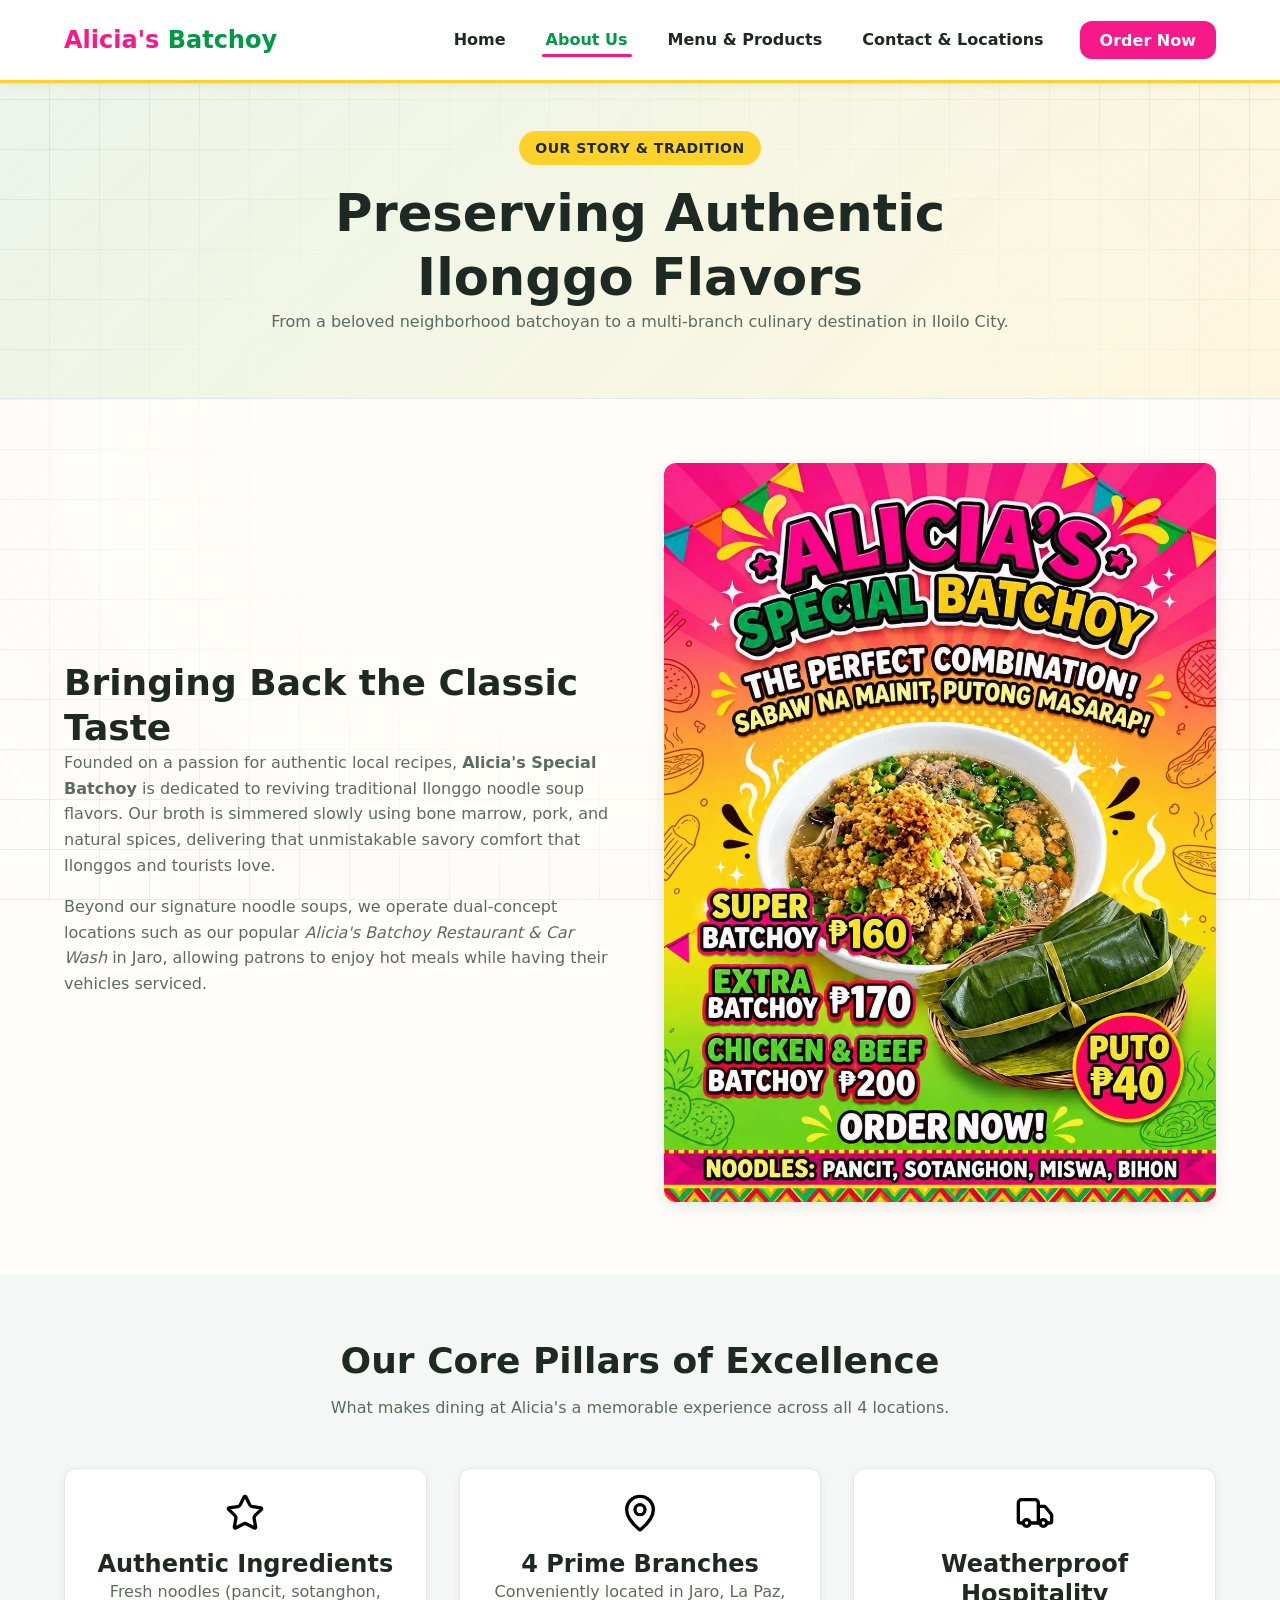
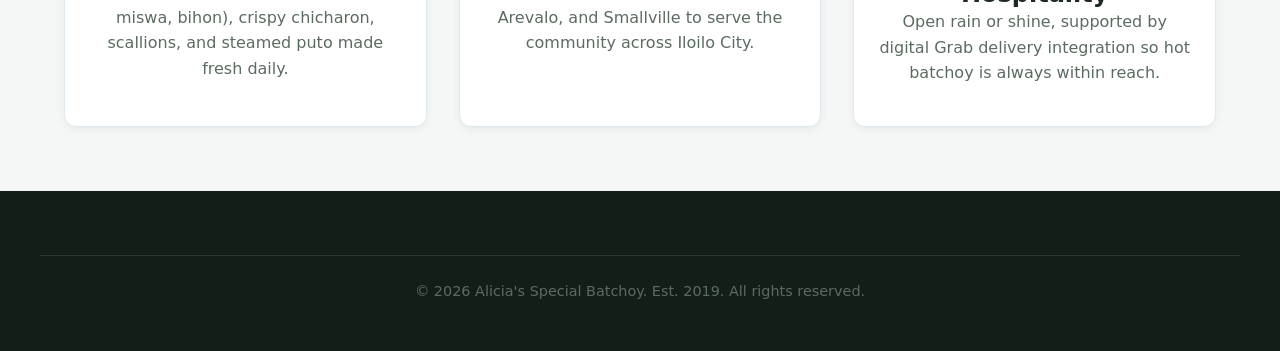
<file: public/about_us.html>
<!DOCTYPE html>
<html lang="en">
<head>
  <meta charset="UTF-8">
  <meta name="viewport" content="width=device-width, initial-scale=1.0">
  <title>About Us - Alicia's Special Batchoy | Culinary Heritage of Iloilo</title>
  <link rel="stylesheet" href="css/style.css">
</head>
<body>

  <header class="main_header">
    <div class="site_container nav_wrapper">
      <a href="index.html" class="brand_logo">
        <div class="brand_title">Alicia's <span>Batchoy</span></div>
      </a>
      <button class="mobile_toggle_btn" id="mobile_toggle_btn" aria-label="Toggle Menu">
        <img src="icons/menu.svg" alt="Menu Icon" id="toggle_icon"> <!-- Lucide Icon: menu -->
      </button>
      <nav>
        <ul class="nav_menu" id="nav_menu">
          <li><a href="index.html" class="nav_link">Home</a></li>
          <li><a href="about_us.html" class="nav_link active">About Us</a></li>
          <li><a href="our_menu.html" class="nav_link">Menu & Products</a></li>
          <li><a href="contact_us.html" class="nav_link">Contact & Locations</a></li>
          <li><a href="our_menu.html" class="nav_cta_btn">Order Now</a></li>
        </ul>
      </nav>
    </div>
  </header>

  <main>
    <section class="hero_section" style="padding:3rem 0;">
      <div class="site_container" style="text-align:center; max-width:800px;">
        <span class="hero_badge">Our Story & Tradition</span>
        <h1>Preserving Authentic Ilonggo Flavors</h1>
        <p>From a beloved neighborhood batchoyan to a multi-branch culinary destination in Iloilo City.</p>
      </div>
    </section>

    <section class="section_padding">
      <div class="site_container hero_grid">
        <div>
          <h2>Bringing Back the Classic Taste</h2>
          <p>Founded on a passion for authentic local recipes, <strong>Alicia's Special Batchoy</strong> is dedicated to reviving traditional Ilonggo noodle soup flavors. Our broth is simmered slowly using bone marrow, pork, and natural spices, delivering that unmistakable savory comfort that Ilonggos and tourists love.</p>
          <p>Beyond our signature noodle soups, we operate dual-concept locations such as our popular <em>Alicia's Batchoy Restaurant & Car Wash</em> in Jaro, allowing patrons to enjoy hot meals while having their vehicles serviced.</p>
        </div>
        <div>
          <img src="assets/hero_batchoy.jpg" alt="Alicia Batchoy Tradition Display" style="width:100%; border-radius:var(--radius_md); box-shadow:var(--shadow_md);">
        </div>
      </div>
    </section>

    <section class="section_padding" style="background-color:var(--bg_subtle);">
      <div class="site_container">
        <div class="section_header">
          <h2>Our Core Pillars of Excellence</h2>
          <p>What makes dining at Alicia's a memorable experience across all 4 locations.</p>
        </div>

        <div class="cards_grid_3">
          <div class="card_item" style="padding:1.5rem; text-align:center;">
            <img src="icons/star.svg" alt="Quality Icon" style="width:40px; margin:0 auto 1rem auto; color:var(--primary_green);"> <!-- Lucide Icon: star -->
            <h3>Authentic Ingredients</h3>
            <p>Fresh noodles (pancit, sotanghon, miswa, bihon), crispy chicharon, scallions, and steamed puto made fresh daily.</p>
          </div>
          <div class="card_item" style="padding:1.5rem; text-align:center;">
            <img src="icons/map_pin.svg" alt="Locations Icon" style="width:40px; margin:0 auto 1rem auto; color:var(--primary_green);"> <!-- Lucide Icon: map-pin -->
            <h3>4 Prime Branches</h3>
            <p>Conveniently located in Jaro, La Paz, Arevalo, and Smallville to serve the community across Iloilo City.</p>
          </div>
          <div class="card_item" style="padding:1.5rem; text-align:center;">
            <img src="icons/truck.svg" alt="Service Icon" style="width:40px; margin:0 auto 1rem auto; color:var(--primary_green);"> <!-- Lucide Icon: truck -->
            <h3>Weatherproof Hospitality</h3>
            <p>Open rain or shine, supported by digital Grab delivery integration so hot batchoy is always within reach.</p>
          </div>
        </div>
      </div>
    </section>
  </main>

  <footer class="site_footer">
    <div class="site_container footer_bottom">
      <p>&copy; 2026 Alicia's Special Batchoy. Est. 2019. All rights reserved. </p>
    </div>
  </footer>

  <script src="js/main.js"></script>
</body>
</html>
</file>
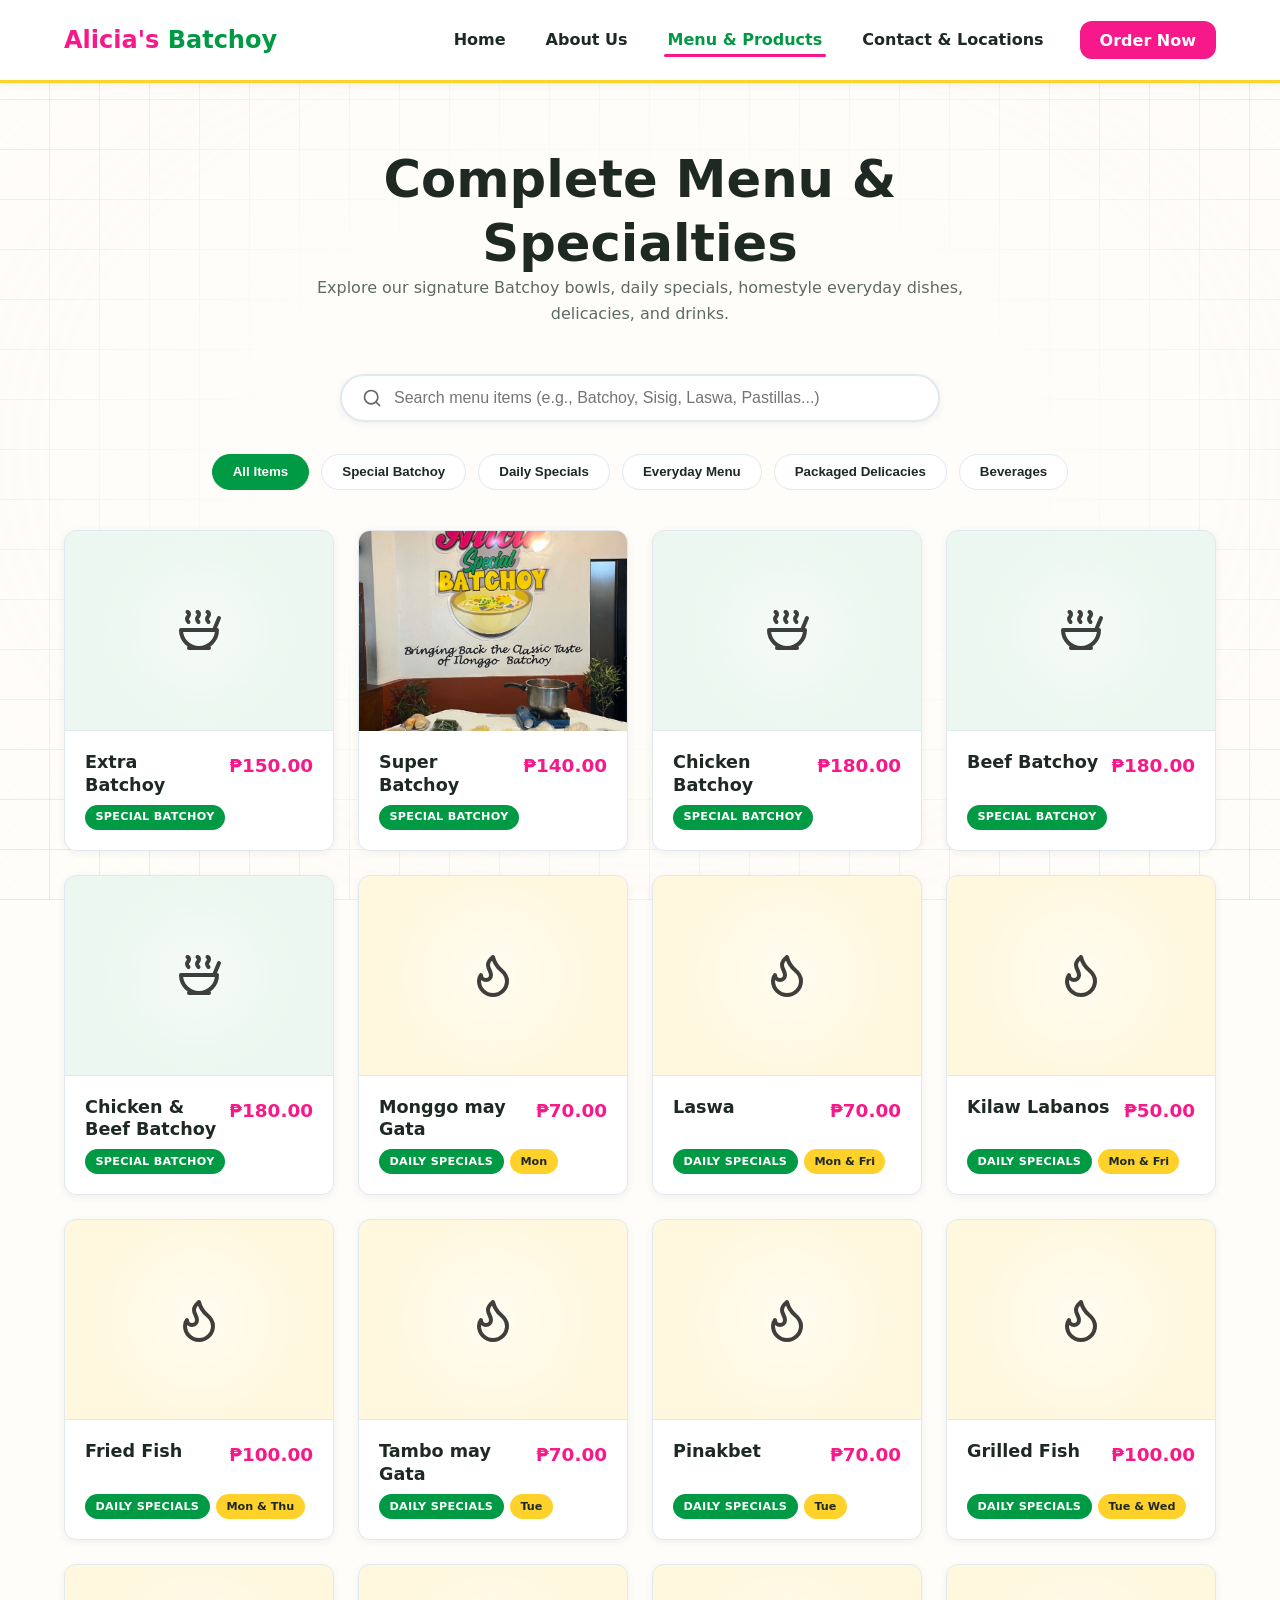
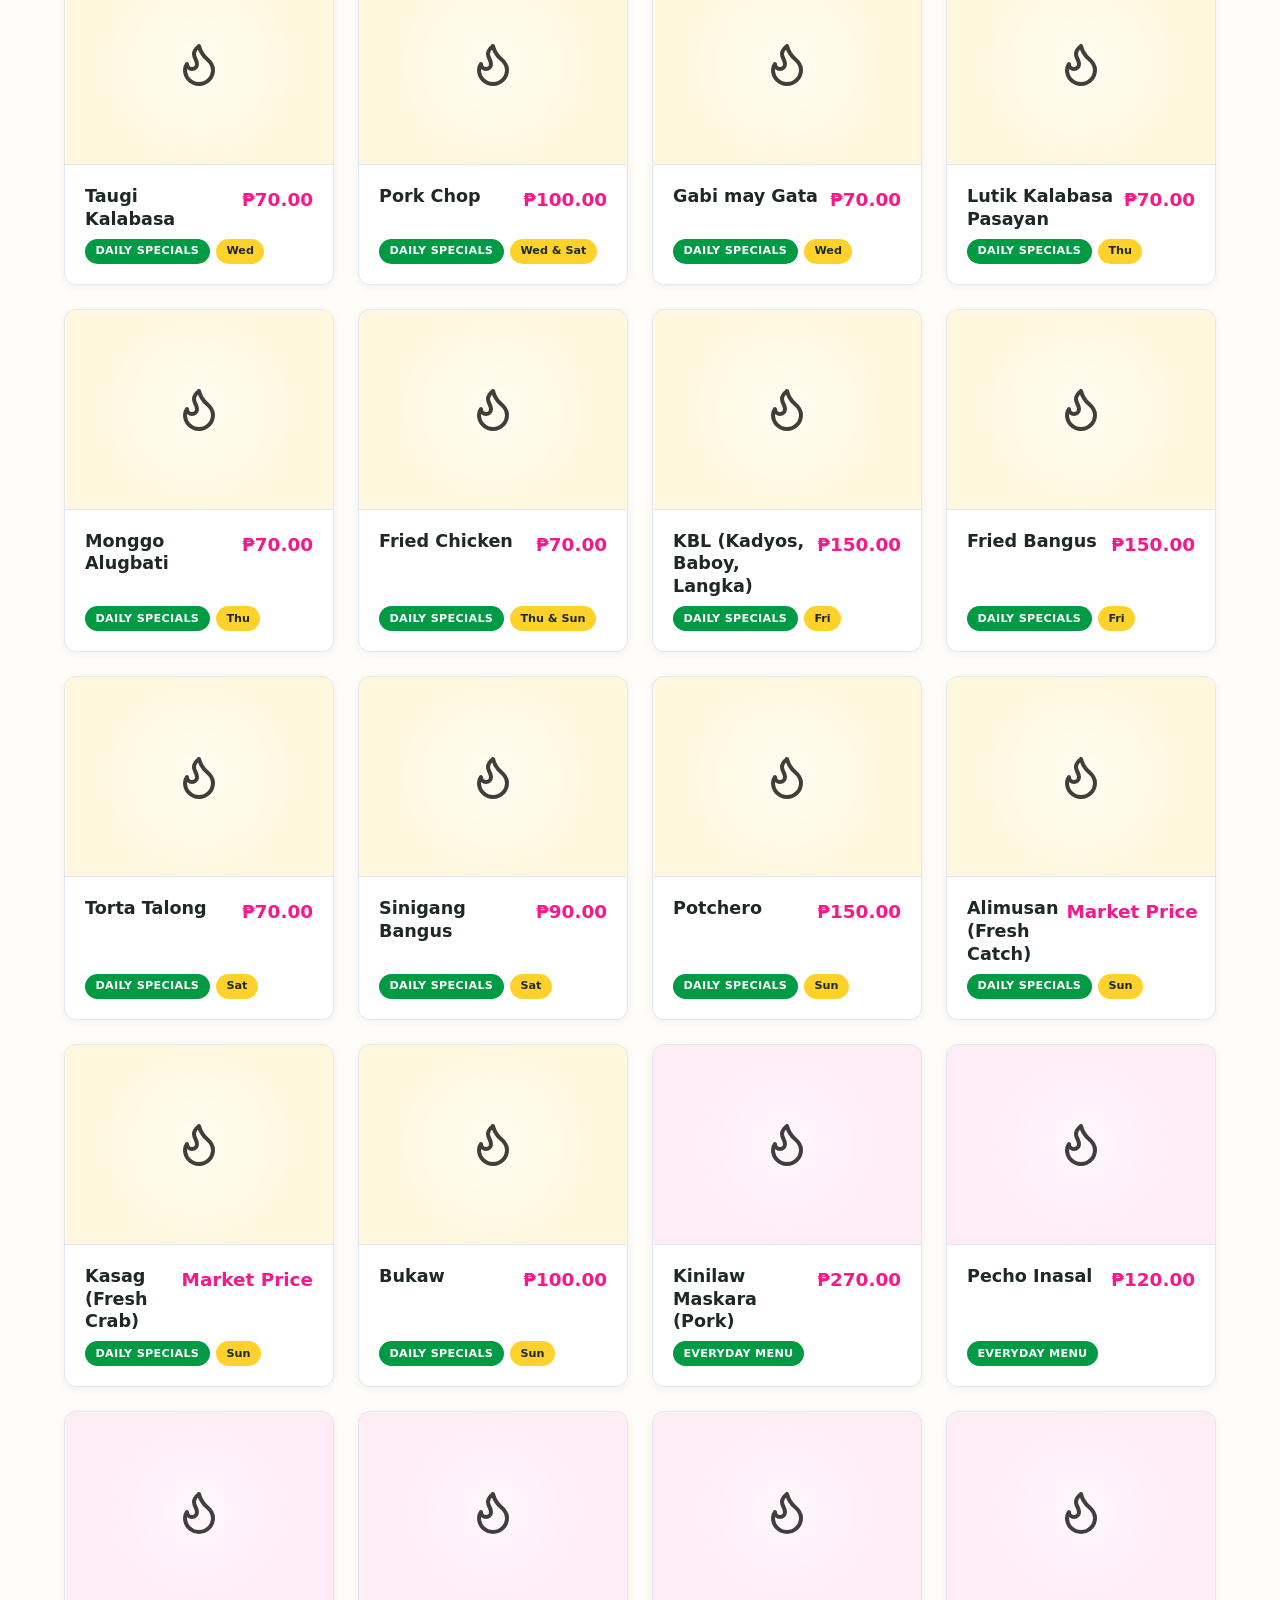
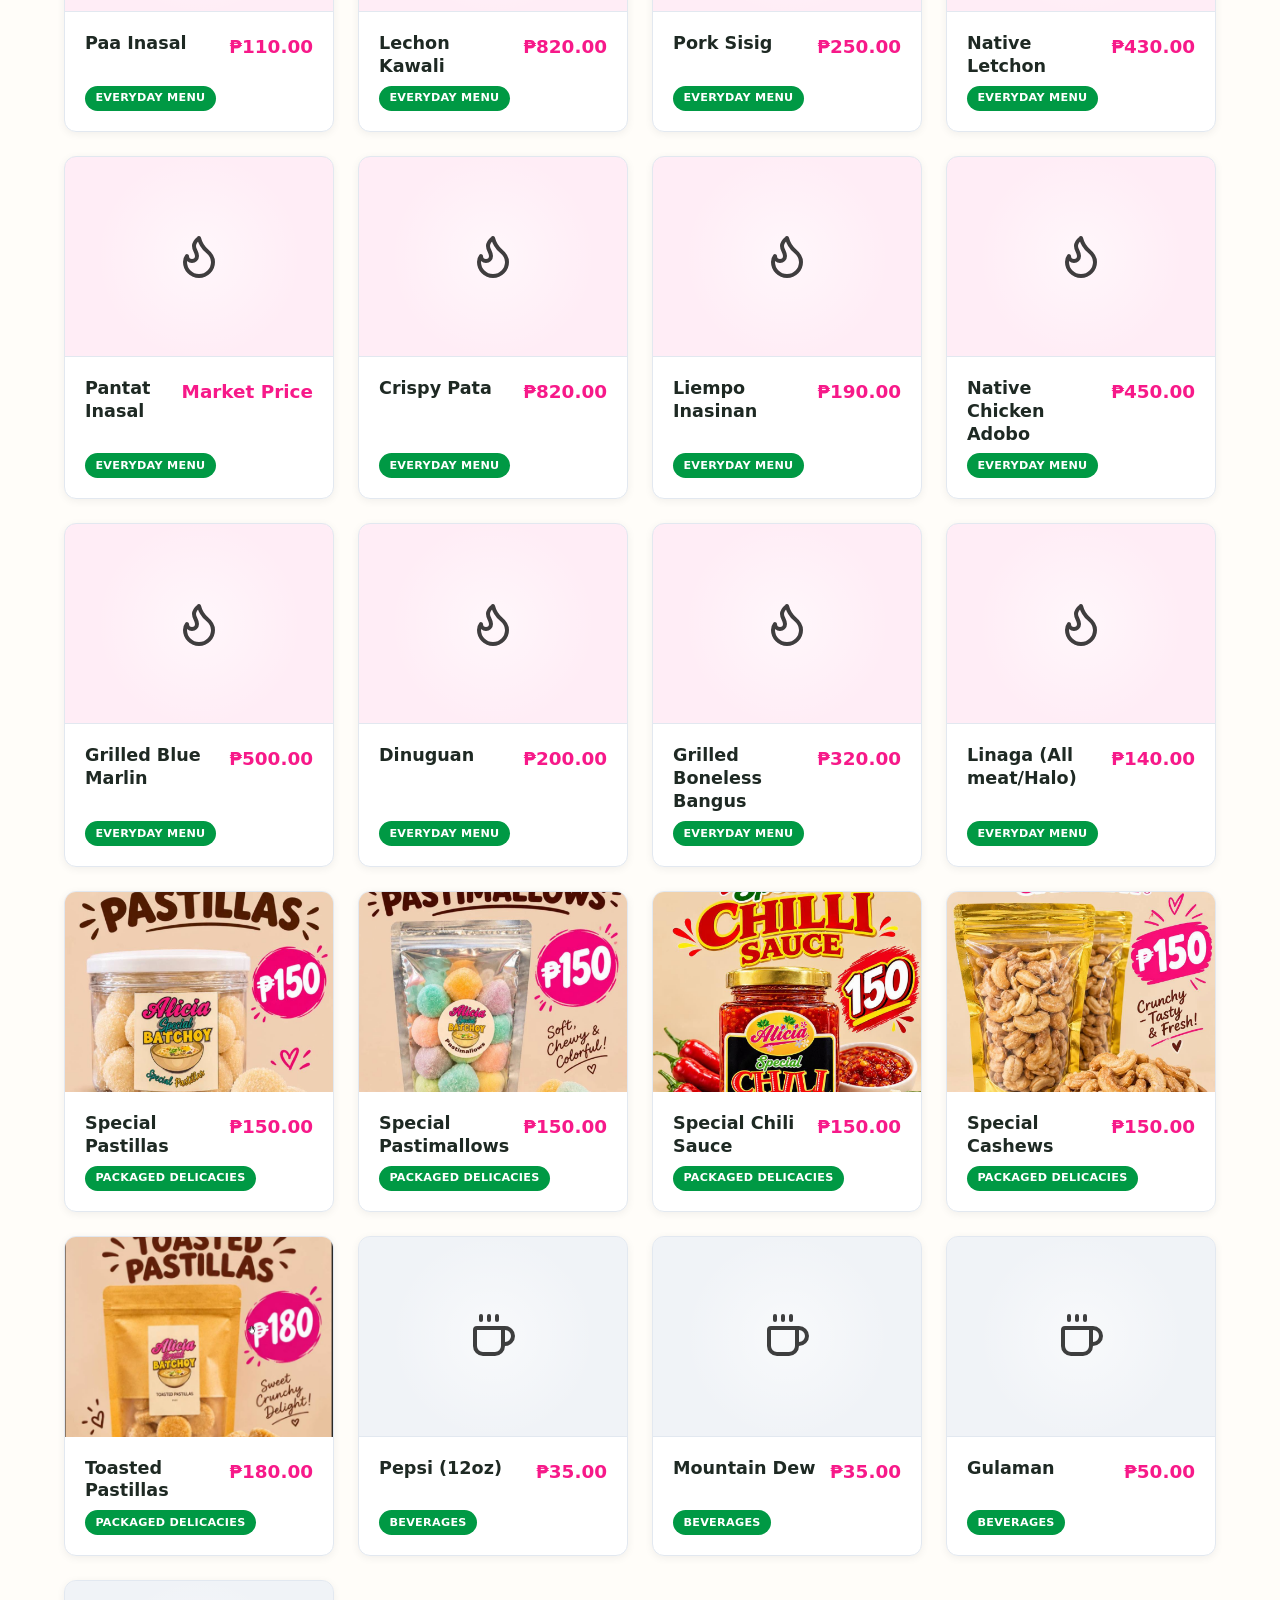
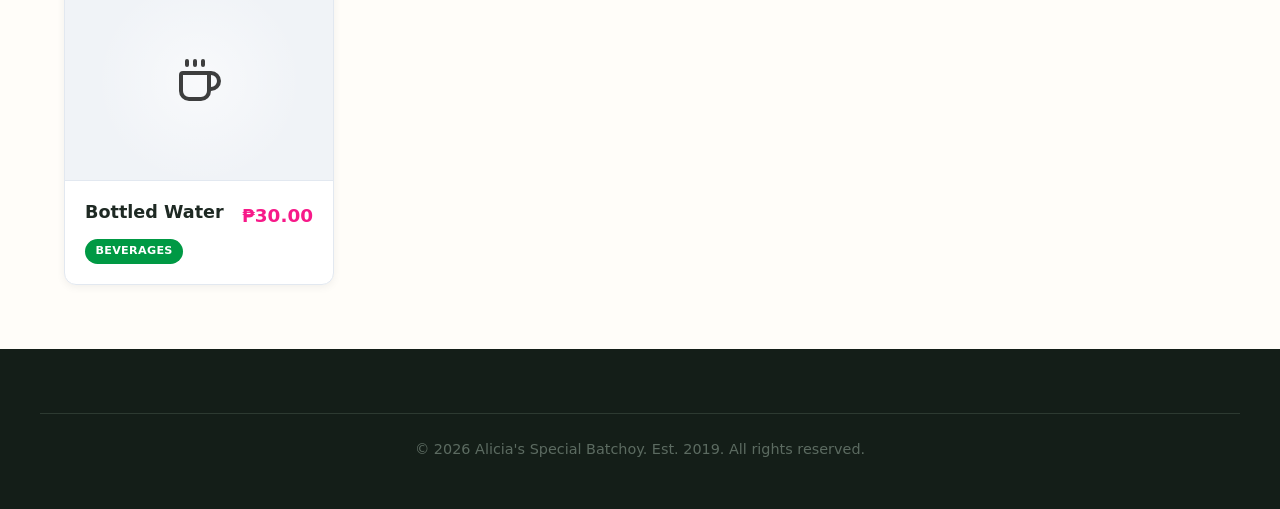
<file: public/our_menu.html>
<!DOCTYPE html>
<html lang="en">
<head>
  <meta charset="UTF-8">
  <meta name="viewport" content="width=device-width, initial-scale=1.0">
  <title>Our Menu & Products - Alicia's Special Batchoy</title>
  <link rel="stylesheet" href="css/style.css">
</head>
<body>

  <header class="main_header">
    <div class="site_container nav_wrapper">
      <a href="index.html" class="brand_logo">
        <div class="brand_title">Alicia's <span>Batchoy</span></div>
      </a>
      <button class="mobile_toggle_btn" id="mobile_toggle_btn" aria-label="Toggle Menu">
        <img src="icons/menu.svg" alt="Menu Icon" id="toggle_icon"> <!-- Lucide Icon: menu -->
      </button>
      <nav>
        <ul class="nav_menu" id="nav_menu">
          <li><a href="index.html" class="nav_link">Home</a></li>
          <li><a href="about_us.html" class="nav_link">About Us</a></li>
          <li><a href="our_menu.html" class="nav_link active">Menu & Products</a></li>
          <li><a href="contact_us.html" class="nav_link">Contact & Locations</a></li>
          <li><a href="our_menu.html" class="nav_cta_btn">Order Now</a></li>
        </ul>
      </nav>
    </div>
  </header>

  <main class="section_padding">
    <div class="site_container">
      <div class="section_header">
        <h1>Complete Menu & Specialties</h1>
        <p>Explore our signature Batchoy bowls, daily specials, homestyle everyday dishes, delicacies, and drinks.</p>
      </div>

      <!-- Real-Time Search Bar -->
      <div class="search_container">
        <div class="search_input_wrapper">
          <img src="icons/search.svg" alt="Search Icon" class="search_icon"> <!-- Lucide Icon: search -->
          <input type="text" id="menu_search_input" class="search_input" placeholder="Search menu items (e.g., Batchoy, Sisig, Laswa, Pastillas...)" aria-label="Search Menu Items">
          <button type="button" id="search_clear_btn" class="search_clear_btn" aria-label="Clear Search">&times;</button>
        </div>
      </div>

      <!-- Category Filter Bar (Ordered by Importance) -->
      <div class="filter_bar">
        <button class="filter_btn active" data-filter="all">All Items</button>
        <button class="filter_btn" data-filter="batchoy">Special Batchoy</button>
        <button class="filter_btn" id="filter_daily_specials" data-filter="daily_specials">Daily Specials</button>
        <button class="filter_btn" data-filter="everyday_menu">Everyday Menu</button>
        <button class="filter_btn" id="filter_packaged_delicacies" data-filter="delicacies">Packaged Delicacies</button>
        <button class="filter_btn" data-filter="beverages">Beverages</button>
      </div>

      <!-- Empty State Notice -->
      <div id="no_results_msg" class="no_results_msg" role="status">No matching menu items found</div>

      <!-- Menu Items Grid -->
      <div class="cards_grid_4" id="menu_grid">

        <!-- 1. SPECIAL BATCHOY (5) -->
        <article class="card_item" data-category="batchoy" data-title="extra batchoy">
          <div class="card_icon_placeholder category-batchoy" aria-hidden="true">
            <img src="icons/soup.svg" alt="" class="card_category_icon">
          </div>
          <div class="card_body">
            <div class="card_header_row">
              <h3 class="card_item_title">Extra Batchoy</h3>
              <span class="card_price">₱150.00</span>
            </div>
            <div class="card_badges">
              <span class="category_badge">Special Batchoy</span>
            </div>
          </div>
        </article>

        <article class="card_item" data-category="batchoy" data-title="super batchoy">
          <img src="assets/batchoy_special.jpg" alt="Super Batchoy" class="card_img_top">
          <div class="card_body">
            <div class="card_header_row">
              <h3 class="card_item_title">Super Batchoy</h3>
              <span class="card_price">₱140.00</span>
            </div>
            <div class="card_badges">
              <span class="category_badge">Special Batchoy</span>
            </div>
          </div>
        </article>

        <article class="card_item" data-category="batchoy" data-title="chicken batchoy">
          <div class="card_icon_placeholder category-batchoy" aria-hidden="true">
            <img src="icons/soup.svg" alt="" class="card_category_icon">
          </div>
          <div class="card_body">
            <div class="card_header_row">
              <h3 class="card_item_title">Chicken Batchoy</h3>
              <span class="card_price">₱180.00</span>
            </div>
            <div class="card_badges">
              <span class="category_badge">Special Batchoy</span>
            </div>
          </div>
        </article>

        <article class="card_item" data-category="batchoy" data-title="beef batchoy">
          <div class="card_icon_placeholder category-batchoy" aria-hidden="true">
            <img src="icons/soup.svg" alt="" class="card_category_icon">
          </div>
          <div class="card_body">
            <div class="card_header_row">
              <h3 class="card_item_title">Beef Batchoy</h3>
              <span class="card_price">₱180.00</span>
            </div>
            <div class="card_badges">
              <span class="category_badge">Special Batchoy</span>
            </div>
          </div>
        </article>

        <article class="card_item" data-category="batchoy" data-title="chicken &amp; beef batchoy">
          <div class="card_icon_placeholder category-batchoy" aria-hidden="true">
            <img src="icons/soup.svg" alt="" class="card_category_icon">
          </div>
          <div class="card_body">
            <div class="card_header_row">
              <h3 class="card_item_title">Chicken &amp; Beef Batchoy</h3>
              <span class="card_price">₱180.00</span>
            </div>
            <div class="card_badges">
              <span class="category_badge">Special Batchoy</span>
            </div>
          </div>
        </article>

        <!-- 2. DAILY SPECIALS (21) -->
        <article class="card_item" data-category="daily_specials" data-title="monggo may gata monday">
          <div class="card_icon_placeholder category-daily_specials" aria-hidden="true">
            <img src="icons/flame.svg" alt="" class="card_category_icon">
          </div>
          <div class="card_body">
            <div class="card_header_row">
              <h3 class="card_item_title">Monggo may Gata</h3>
              <span class="card_price">₱70.00</span>
            </div>
            <div class="card_badges">
              <span class="category_badge">Daily Specials</span>
              <span class="day_badge">Mon</span>
            </div>
          </div>
        </article>

        <article class="card_item" data-category="daily_specials" data-title="laswa monday friday">
          <div class="card_icon_placeholder category-daily_specials" aria-hidden="true">
            <img src="icons/flame.svg" alt="" class="card_category_icon">
          </div>
          <div class="card_body">
            <div class="card_header_row">
              <h3 class="card_item_title">Laswa</h3>
              <span class="card_price">₱70.00</span>
            </div>
            <div class="card_badges">
              <span class="category_badge">Daily Specials</span>
              <span class="day_badge">Mon &amp; Fri</span>
            </div>
          </div>
        </article>

        <article class="card_item" data-category="daily_specials" data-title="kilaw labanos kinilaw labanos monday friday">
          <div class="card_icon_placeholder category-daily_specials" aria-hidden="true">
            <img src="icons/flame.svg" alt="" class="card_category_icon">
          </div>
          <div class="card_body">
            <div class="card_header_row">
              <h3 class="card_item_title">Kilaw Labanos</h3>
              <span class="card_price">₱50.00</span>
            </div>
            <div class="card_badges">
              <span class="category_badge">Daily Specials</span>
              <span class="day_badge">Mon &amp; Fri</span>
            </div>
          </div>
        </article>

        <article class="card_item" data-category="daily_specials" data-title="fried fish isda fried monday thursday">
          <div class="card_icon_placeholder category-daily_specials" aria-hidden="true">
            <img src="icons/flame.svg" alt="" class="card_category_icon">
          </div>
          <div class="card_body">
            <div class="card_header_row">
              <h3 class="card_item_title">Fried Fish</h3>
              <span class="card_price">₱100.00</span>
            </div>
            <div class="card_badges">
              <span class="category_badge">Daily Specials</span>
              <span class="day_badge">Mon &amp; Thu</span>
            </div>
          </div>
        </article>

        <article class="card_item" data-category="daily_specials" data-title="tambo may gata tuesday">
          <div class="card_icon_placeholder category-daily_specials" aria-hidden="true">
            <img src="icons/flame.svg" alt="" class="card_category_icon">
          </div>
          <div class="card_body">
            <div class="card_header_row">
              <h3 class="card_item_title">Tambo may Gata</h3>
              <span class="card_price">₱70.00</span>
            </div>
            <div class="card_badges">
              <span class="category_badge">Daily Specials</span>
              <span class="day_badge">Tue</span>
            </div>
          </div>
        </article>

        <article class="card_item" data-category="daily_specials" data-title="pinakbet tuesday">
          <div class="card_icon_placeholder category-daily_specials" aria-hidden="true">
            <img src="icons/flame.svg" alt="" class="card_category_icon">
          </div>
          <div class="card_body">
            <div class="card_header_row">
              <h3 class="card_item_title">Pinakbet</h3>
              <span class="card_price">₱70.00</span>
            </div>
            <div class="card_badges">
              <span class="category_badge">Daily Specials</span>
              <span class="day_badge">Tue</span>
            </div>
          </div>
        </article>

        <article class="card_item" data-category="daily_specials" data-title="grilled fish isda sugba sugba isda tuesday wednesday">
          <div class="card_icon_placeholder category-daily_specials" aria-hidden="true">
            <img src="icons/flame.svg" alt="" class="card_category_icon">
          </div>
          <div class="card_body">
            <div class="card_header_row">
              <h3 class="card_item_title">Grilled Fish</h3>
              <span class="card_price">₱100.00</span>
            </div>
            <div class="card_badges">
              <span class="category_badge">Daily Specials</span>
              <span class="day_badge">Tue &amp; Wed</span>
            </div>
          </div>
        </article>

        <article class="card_item" data-category="daily_specials" data-title="taugi kalabasa wednesday">
          <div class="card_icon_placeholder category-daily_specials" aria-hidden="true">
            <img src="icons/flame.svg" alt="" class="card_category_icon">
          </div>
          <div class="card_body">
            <div class="card_header_row">
              <h3 class="card_item_title">Taugi Kalabasa</h3>
              <span class="card_price">₱70.00</span>
            </div>
            <div class="card_badges">
              <span class="category_badge">Daily Specials</span>
              <span class="day_badge">Wed</span>
            </div>
          </div>
        </article>

        <article class="card_item" data-category="daily_specials" data-title="pork chop wednesday saturday">
          <div class="card_icon_placeholder category-daily_specials" aria-hidden="true">
            <img src="icons/flame.svg" alt="" class="card_category_icon">
          </div>
          <div class="card_body">
            <div class="card_header_row">
              <h3 class="card_item_title">Pork Chop</h3>
              <span class="card_price">₱100.00</span>
            </div>
            <div class="card_badges">
              <span class="category_badge">Daily Specials</span>
              <span class="day_badge">Wed &amp; Sat</span>
            </div>
          </div>
        </article>

        <article class="card_item" data-category="daily_specials" data-title="gabi may gata wednesday">
          <div class="card_icon_placeholder category-daily_specials" aria-hidden="true">
            <img src="icons/flame.svg" alt="" class="card_category_icon">
          </div>
          <div class="card_body">
            <div class="card_header_row">
              <h3 class="card_item_title">Gabi may Gata</h3>
              <span class="card_price">₱70.00</span>
            </div>
            <div class="card_badges">
              <span class="category_badge">Daily Specials</span>
              <span class="day_badge">Wed</span>
            </div>
          </div>
        </article>

        <article class="card_item" data-category="daily_specials" data-title="lutik kalabasa pasayan thursday">
          <div class="card_icon_placeholder category-daily_specials" aria-hidden="true">
            <img src="icons/flame.svg" alt="" class="card_category_icon">
          </div>
          <div class="card_body">
            <div class="card_header_row">
              <h3 class="card_item_title">Lutik Kalabasa Pasayan</h3>
              <span class="card_price">₱70.00</span>
            </div>
            <div class="card_badges">
              <span class="category_badge">Daily Specials</span>
              <span class="day_badge">Thu</span>
            </div>
          </div>
        </article>

        <article class="card_item" data-category="daily_specials" data-title="monggo alugbati thursday">
          <div class="card_icon_placeholder category-daily_specials" aria-hidden="true">
            <img src="icons/flame.svg" alt="" class="card_category_icon">
          </div>
          <div class="card_body">
            <div class="card_header_row">
              <h3 class="card_item_title">Monggo Alugbati</h3>
              <span class="card_price">₱70.00</span>
            </div>
            <div class="card_badges">
              <span class="category_badge">Daily Specials</span>
              <span class="day_badge">Thu</span>
            </div>
          </div>
        </article>

        <article class="card_item" data-category="daily_specials" data-title="fried chicken thursday sunday">
          <div class="card_icon_placeholder category-daily_specials" aria-hidden="true">
            <img src="icons/flame.svg" alt="" class="card_category_icon">
          </div>
          <div class="card_body">
            <div class="card_header_row">
              <h3 class="card_item_title">Fried Chicken</h3>
              <span class="card_price">₱70.00</span>
            </div>
            <div class="card_badges">
              <span class="category_badge">Daily Specials</span>
              <span class="day_badge">Thu &amp; Sun</span>
            </div>
          </div>
        </article>

        <article class="card_item" data-category="daily_specials" data-title="kbl kadyos baboy langka friday">
          <div class="card_icon_placeholder category-daily_specials" aria-hidden="true">
            <img src="icons/flame.svg" alt="" class="card_category_icon">
          </div>
          <div class="card_body">
            <div class="card_header_row">
              <h3 class="card_item_title">KBL (Kadyos, Baboy, Langka)</h3>
              <span class="card_price">₱150.00</span>
            </div>
            <div class="card_badges">
              <span class="category_badge">Daily Specials</span>
              <span class="day_badge">Fri</span>
            </div>
          </div>
        </article>

        <article class="card_item" data-category="daily_specials" data-title="fried bangus friday">
          <div class="card_icon_placeholder category-daily_specials" aria-hidden="true">
            <img src="icons/flame.svg" alt="" class="card_category_icon">
          </div>
          <div class="card_body">
            <div class="card_header_row">
              <h3 class="card_item_title">Fried Bangus</h3>
              <span class="card_price">₱150.00</span>
            </div>
            <div class="card_badges">
              <span class="category_badge">Daily Specials</span>
              <span class="day_badge">Fri</span>
            </div>
          </div>
        </article>

        <article class="card_item" data-category="daily_specials" data-title="torta talong saturday">
          <div class="card_icon_placeholder category-daily_specials" aria-hidden="true">
            <img src="icons/flame.svg" alt="" class="card_category_icon">
          </div>
          <div class="card_body">
            <div class="card_header_row">
              <h3 class="card_item_title">Torta Talong</h3>
              <span class="card_price">₱70.00</span>
            </div>
            <div class="card_badges">
              <span class="category_badge">Daily Specials</span>
              <span class="day_badge">Sat</span>
            </div>
          </div>
        </article>

        <article class="card_item" data-category="daily_specials" data-title="sinigang bangus saturday">
          <div class="card_icon_placeholder category-daily_specials" aria-hidden="true">
            <img src="icons/flame.svg" alt="" class="card_category_icon">
          </div>
          <div class="card_body">
            <div class="card_header_row">
              <h3 class="card_item_title">Sinigang Bangus</h3>
              <span class="card_price">₱90.00</span>
            </div>
            <div class="card_badges">
              <span class="category_badge">Daily Specials</span>
              <span class="day_badge">Sat</span>
            </div>
          </div>
        </article>

        <article class="card_item" data-category="daily_specials" data-title="potchero sunday">
          <div class="card_icon_placeholder category-daily_specials" aria-hidden="true">
            <img src="icons/flame.svg" alt="" class="card_category_icon">
          </div>
          <div class="card_body">
            <div class="card_header_row">
              <h3 class="card_item_title">Potchero</h3>
              <span class="card_price">₱150.00</span>
            </div>
            <div class="card_badges">
              <span class="category_badge">Daily Specials</span>
              <span class="day_badge">Sun</span>
            </div>
          </div>
        </article>

        <article class="card_item" data-category="daily_specials" data-title="alimusan fresh catch sunday">
          <div class="card_icon_placeholder category-daily_specials" aria-hidden="true">
            <img src="icons/flame.svg" alt="" class="card_category_icon">
          </div>
          <div class="card_body">
            <div class="card_header_row">
              <h3 class="card_item_title">Alimusan (Fresh Catch)</h3>
              <span class="card_price">Market Price</span>
            </div>
            <div class="card_badges">
              <span class="category_badge">Daily Specials</span>
              <span class="day_badge">Sun</span>
            </div>
          </div>
        </article>

        <article class="card_item" data-category="daily_specials" data-title="kasag fresh crab sunday">
          <div class="card_icon_placeholder category-daily_specials" aria-hidden="true">
            <img src="icons/flame.svg" alt="" class="card_category_icon">
          </div>
          <div class="card_body">
            <div class="card_header_row">
              <h3 class="card_item_title">Kasag (Fresh Crab)</h3>
              <span class="card_price">Market Price</span>
            </div>
            <div class="card_badges">
              <span class="category_badge">Daily Specials</span>
              <span class="day_badge">Sun</span>
            </div>
          </div>
        </article>

        <article class="card_item" data-category="daily_specials" data-title="bukaw sunday">
          <div class="card_icon_placeholder category-daily_specials" aria-hidden="true">
            <img src="icons/flame.svg" alt="" class="card_category_icon">
          </div>
          <div class="card_body">
            <div class="card_header_row">
              <h3 class="card_item_title">Bukaw</h3>
              <span class="card_price">₱100.00</span>
            </div>
            <div class="card_badges">
              <span class="category_badge">Daily Specials</span>
              <span class="day_badge">Sun</span>
            </div>
          </div>
        </article>

        <!-- 3. EVERYDAY MENU (14) -->
        <article class="card_item" data-category="everyday_menu" data-title="kinilaw maskara pork">
          <div class="card_icon_placeholder category-everyday_menu" aria-hidden="true">
            <img src="icons/flame.svg" alt="" class="card_category_icon">
          </div>
          <div class="card_body">
            <div class="card_header_row">
              <h3 class="card_item_title">Kinilaw Maskara (Pork)</h3>
              <span class="card_price">₱270.00</span>
            </div>
            <div class="card_badges">
              <span class="category_badge">Everyday Menu</span>
            </div>
          </div>
        </article>

        <article class="card_item" data-category="everyday_menu" data-title="pecho inasal chicken">
          <div class="card_icon_placeholder category-everyday_menu" aria-hidden="true">
            <img src="icons/flame.svg" alt="" class="card_category_icon">
          </div>
          <div class="card_body">
            <div class="card_header_row">
              <h3 class="card_item_title">Pecho Inasal</h3>
              <span class="card_price">₱120.00</span>
            </div>
            <div class="card_badges">
              <span class="category_badge">Everyday Menu</span>
            </div>
          </div>
        </article>

        <article class="card_item" data-category="everyday_menu" data-title="paa inasal chicken">
          <div class="card_icon_placeholder category-everyday_menu" aria-hidden="true">
            <img src="icons/flame.svg" alt="" class="card_category_icon">
          </div>
          <div class="card_body">
            <div class="card_header_row">
              <h3 class="card_item_title">Paa Inasal</h3>
              <span class="card_price">₱110.00</span>
            </div>
            <div class="card_badges">
              <span class="category_badge">Everyday Menu</span>
            </div>
          </div>
        </article>

        <article class="card_item" data-category="everyday_menu" data-title="lechon kawali crispy pork">
          <div class="card_icon_placeholder category-everyday_menu" aria-hidden="true">
            <img src="icons/flame.svg" alt="" class="card_category_icon">
          </div>
          <div class="card_body">
            <div class="card_header_row">
              <h3 class="card_item_title">Lechon Kawali</h3>
              <span class="card_price">₱820.00</span>
            </div>
            <div class="card_badges">
              <span class="category_badge">Everyday Menu</span>
            </div>
          </div>
        </article>

        <article class="card_item" data-category="everyday_menu" data-title="pork sisig sizzling">
          <div class="card_icon_placeholder category-everyday_menu" aria-hidden="true">
            <img src="icons/flame.svg" alt="" class="card_category_icon">
          </div>
          <div class="card_body">
            <div class="card_header_row">
              <h3 class="card_item_title">Pork Sisig</h3>
              <span class="card_price">₱250.00</span>
            </div>
            <div class="card_badges">
              <span class="category_badge">Everyday Menu</span>
            </div>
          </div>
        </article>

        <article class="card_item" data-category="everyday_menu" data-title="native lechon letchon roasted pork">
          <div class="card_icon_placeholder category-everyday_menu" aria-hidden="true">
            <img src="icons/flame.svg" alt="" class="card_category_icon">
          </div>
          <div class="card_body">
            <div class="card_header_row">
              <h3 class="card_item_title">Native Letchon</h3>
              <span class="card_price">₱430.00</span>
            </div>
            <div class="card_badges">
              <span class="category_badge">Everyday Menu</span>
            </div>
          </div>
        </article>

        <article class="card_item" data-category="everyday_menu" data-title="pantat inasal grilled catfish">
          <div class="card_icon_placeholder category-everyday_menu" aria-hidden="true">
            <img src="icons/flame.svg" alt="" class="card_category_icon">
          </div>
          <div class="card_body">
            <div class="card_header_row">
              <h3 class="card_item_title">Pantat Inasal</h3>
              <span class="card_price">Market Price</span>
            </div>
            <div class="card_badges">
              <span class="category_badge">Everyday Menu</span>
            </div>
          </div>
        </article>

        <article class="card_item" data-category="everyday_menu" data-title="crispy pata pork knuckle">
          <div class="card_icon_placeholder category-everyday_menu" aria-hidden="true">
            <img src="icons/flame.svg" alt="" class="card_category_icon">
          </div>
          <div class="card_body">
            <div class="card_header_row">
              <h3 class="card_item_title">Crispy Pata</h3>
              <span class="card_price">₱820.00</span>
            </div>
            <div class="card_badges">
              <span class="category_badge">Everyday Menu</span>
            </div>
          </div>
        </article>

        <article class="card_item" data-category="everyday_menu" data-title="liempo inasinan salted pork belly">
          <div class="card_icon_placeholder category-everyday_menu" aria-hidden="true">
            <img src="icons/flame.svg" alt="" class="card_category_icon">
          </div>
          <div class="card_body">
            <div class="card_header_row">
              <h3 class="card_item_title">Liempo Inasinan</h3>
              <span class="card_price">₱190.00</span>
            </div>
            <div class="card_badges">
              <span class="category_badge">Everyday Menu</span>
            </div>
          </div>
        </article>

        <article class="card_item" data-category="everyday_menu" data-title="native chicken adobo">
          <div class="card_icon_placeholder category-everyday_menu" aria-hidden="true">
            <img src="icons/flame.svg" alt="" class="card_category_icon">
          </div>
          <div class="card_body">
            <div class="card_header_row">
              <h3 class="card_item_title">Native Chicken Adobo</h3>
              <span class="card_price">₱450.00</span>
            </div>
            <div class="card_badges">
              <span class="category_badge">Everyday Menu</span>
            </div>
          </div>
        </article>

        <article class="card_item" data-category="everyday_menu" data-title="grilled blue marlin fish">
          <div class="card_icon_placeholder category-everyday_menu" aria-hidden="true">
            <img src="icons/flame.svg" alt="" class="card_category_icon">
          </div>
          <div class="card_body">
            <div class="card_header_row">
              <h3 class="card_item_title">Grilled Blue Marlin</h3>
              <span class="card_price">₱500.00</span>
            </div>
            <div class="card_badges">
              <span class="category_badge">Everyday Menu</span>
            </div>
          </div>
        </article>

        <article class="card_item" data-category="everyday_menu" data-title="dinuguan pork blood stew">
          <div class="card_icon_placeholder category-everyday_menu" aria-hidden="true">
            <img src="icons/flame.svg" alt="" class="card_category_icon">
          </div>
          <div class="card_body">
            <div class="card_header_row">
              <h3 class="card_item_title">Dinuguan</h3>
              <span class="card_price">₱200.00</span>
            </div>
            <div class="card_badges">
              <span class="category_badge">Everyday Menu</span>
            </div>
          </div>
        </article>

        <article class="card_item" data-category="everyday_menu" data-title="grilled boneless bangus milkfish">
          <div class="card_icon_placeholder category-everyday_menu" aria-hidden="true">
            <img src="icons/flame.svg" alt="" class="card_category_icon">
          </div>
          <div class="card_body">
            <div class="card_header_row">
              <h3 class="card_item_title">Grilled Boneless Bangus</h3>
              <span class="card_price">₱320.00</span>
            </div>
            <div class="card_badges">
              <span class="category_badge">Everyday Menu</span>
            </div>
          </div>
        </article>

        <article class="card_item" data-category="everyday_menu" data-title="linaga all meat halo soup">
          <div class="card_icon_placeholder category-everyday_menu" aria-hidden="true">
            <img src="icons/flame.svg" alt="" class="card_category_icon">
          </div>
          <div class="card_body">
            <div class="card_header_row">
              <h3 class="card_item_title">Linaga (All meat/Halo)</h3>
              <span class="card_price">₱140.00</span>
            </div>
            <div class="card_badges">
              <span class="category_badge">Everyday Menu</span>
            </div>
          </div>
        </article>

        <!-- 4. PACKAGED DELICACIES (5) -->
        <article class="card_item" data-category="delicacies" data-title="special pastillas jar">
          <img src="assets/pastillas_jar.jpg" alt="Special Pastillas" class="card_img_top">
          <div class="card_body">
            <div class="card_header_row">
              <h3 class="card_item_title">Special Pastillas</h3>
              <span class="card_price">₱150.00</span>
            </div>
            <div class="card_badges">
              <span class="category_badge">Packaged Delicacies</span>
            </div>
          </div>
        </article>

        <article class="card_item" data-category="delicacies" data-title="special pastimallows pouch">
          <img src="assets/pastimallows_pack.jpg" alt="Special Pastimallows" class="card_img_top">
          <div class="card_body">
            <div class="card_header_row">
              <h3 class="card_item_title">Special Pastimallows</h3>
              <span class="card_price">₱150.00</span>
            </div>
            <div class="card_badges">
              <span class="category_badge">Packaged Delicacies</span>
            </div>
          </div>
        </article>

        <article class="card_item" data-category="delicacies" data-title="special chili sauce chilli sauce jar condiment">
          <img src="assets/chilli_sauce_jar.jpg" alt="Special Chili Sauce" class="card_img_top">
          <div class="card_body">
            <div class="card_header_row">
              <h3 class="card_item_title">Special Chili Sauce</h3>
              <span class="card_price">₱150.00</span>
            </div>
            <div class="card_badges">
              <span class="category_badge">Packaged Delicacies</span>
            </div>
          </div>
        </article>

        <article class="card_item" data-category="delicacies" data-title="special cashews roasted nuts">
          <img src="assets/cashew_pack.jpg" alt="Special Cashews" class="card_img_top">
          <div class="card_body">
            <div class="card_header_row">
              <h3 class="card_item_title">Special Cashews</h3>
              <span class="card_price">₱150.00</span>
            </div>
            <div class="card_badges">
              <span class="category_badge">Packaged Delicacies</span>
            </div>
          </div>
        </article>

        <article class="card_item" data-category="delicacies" data-title="toasted pastillas brown pouch">
          <img src="assets/toasted_pastillas_pack.jpg" alt="Toasted Pastillas" class="card_img_top">
          <div class="card_body">
            <div class="card_header_row">
              <h3 class="card_item_title">Toasted Pastillas</h3>
              <span class="card_price">₱180.00</span>
            </div>
            <div class="card_badges">
              <span class="category_badge">Packaged Delicacies</span>
            </div>
          </div>
        </article>

        <!-- 5. BEVERAGES (4) -->
        <article class="card_item" data-category="beverages" data-title="pepsi soda softdrink">
          <div class="card_icon_placeholder category-beverages" aria-hidden="true">
            <img src="icons/coffee.svg" alt="" class="card_category_icon">
          </div>
          <div class="card_body">
            <div class="card_header_row">
              <h3 class="card_item_title">Pepsi (12oz)</h3>
              <span class="card_price">₱35.00</span>
            </div>
            <div class="card_badges">
              <span class="category_badge">Beverages</span>
            </div>
          </div>
        </article>

        <article class="card_item" data-category="beverages" data-title="mountain dew softdrink soda">
          <div class="card_icon_placeholder category-beverages" aria-hidden="true">
            <img src="icons/coffee.svg" alt="" class="card_category_icon">
          </div>
          <div class="card_body">
            <div class="card_header_row">
              <h3 class="card_item_title">Mountain Dew</h3>
              <span class="card_price">₱35.00</span>
            </div>
            <div class="card_badges">
              <span class="category_badge">Beverages</span>
            </div>
          </div>
        </article>

        <article class="card_item" data-category="beverages" data-title="gulaman cold drink tuesday sunday">
          <div class="card_icon_placeholder category-beverages" aria-hidden="true">
            <img src="icons/coffee.svg" alt="" class="card_category_icon">
          </div>
          <div class="card_body">
            <div class="card_header_row">
              <h3 class="card_item_title">Gulaman</h3>
              <span class="card_price">₱50.00</span>
            </div>
            <div class="card_badges">
              <span class="category_badge">Beverages</span>
            </div>
          </div>
        </article>

        <article class="card_item" data-category="beverages" data-title="bottled purified water">
          <div class="card_icon_placeholder category-beverages" aria-hidden="true">
            <img src="icons/coffee.svg" alt="" class="card_category_icon">
          </div>
          <div class="card_body">
            <div class="card_header_row">
              <h3 class="card_item_title">Bottled Water</h3>
              <span class="card_price">₱30.00</span>
            </div>
            <div class="card_badges">
              <span class="category_badge">Beverages</span>
            </div>
          </div>
        </article>

      </div>
    </div>
  </main>

  <footer class="site_footer">
    <div class="site_container footer_bottom">
      <p>&copy; 2026 Alicia's Special Batchoy. Est. 2019. All rights reserved. </p>
    </div>
  </footer>

  <script src="js/main.js"></script>
</body>
</html>
</file>
<file: css/style.css>
@import url('https://fonts.googleapis.com/css2?family=DM+Serif+Display&family=Montserrat:wght@400;600;700&display=swap');

* {
    margin: 0;
    padding: 0;
    box-sizing: border-box;
}

body {
    font-family: 'Montserrat', sans-serif;
    color: #f1ead8;
    background: #102117;
}

header {
    height: 80px;
    padding: 0 5%;
    display: flex;
    align-items: center;
    background: rgba(10, 20, 13, .9);
    border-bottom: 1px solid rgba(255, 255, 255, .15);
}

.menu-button {
    width: 40px;
    height: 40px;
    border: 1px solid #c39a52;
    border-radius: 50%;
    background: none;
    cursor: pointer;
    display: flex;
    flex-direction: column;
    justify-content: center;
    align-items: center;
    gap: 4px;
}

.menu-button span {
    width: 16px;
    height: 2px;
    background: #c39a52;
}

.menu-button:hover {
    background: #c39a52;
}

.menu-button:hover span {
    background: #10271a;
}

.welcome {
    position: absolute;
    left: 50%;
    transform: translateX(-50%);
}

.welcome div {
    font-size: .85rem;
    letter-spacing: 4px;
    text-transform: uppercase;
}

.header-contact {
    margin-left: auto;
    color: #f1ead8;
    text-decoration: none;
    font-size: .75rem;
    font-weight: 600;
    letter-spacing: 2px;
    text-transform: uppercase;
    padding: 10px 20px;
    border: 1px solid #c39a52;
    border-radius: 20px;
    transition: 0.3s ease;
    display: inline-flex;
    align-items: center;
}

.header-contact:hover {
    background: #c39a52;
    color: #10271a;
}

.nav-icon {
    width: 20px;
    height: 20px;
    vertical-align: middle;
    margin-right: 10px;
    filter: invert(1);
}

.header-contact .nav-icon-header {
    width: 16px;
    height: 16px;
    vertical-align: middle;
    margin-right: 8px;
    filter: invert(1);
}

.sidebar {
    position: fixed;
    top: 0;
    left: -260px;
    width: 260px;
    height: 100vh;
    padding: 110px 30px 30px;
    background: #0b170f;
    transition: .3s;
    z-index: 10;
}

.sidebar.open {
    left: 0;
}

.sidebar-title {
    color: #c39a52;
    font-size: .7rem;
    letter-spacing: 3px;
    margin-bottom: 20px;
}

.sidebar a {
    display: flex;
    align-items: center;
    padding: 15px 5px;
    border-bottom: 1px solid rgba(255, 255, 255, .1);
    color: #f1ead8;
    text-decoration: none;
    font-size: .8rem;
}

.sidebar a:hover {
    color: #8da477;
    padding-left: 12px;
}

.hero {
    min-height: 90vh;
    padding: 80px 9%;
    display: flex;
    align-items: center;

    background-image:
        linear-gradient(rgba(10, 30, 17, .55), rgba(10, 25, 15, .8)),
        url("../assets/6.jpg");

    background-size: cover;
    background-position: center;
}

.hero-content {
    max-width: 850px;
}

.small-label {
    color: #8da477;
    font-size: .7rem;
    font-weight: 700;
    letter-spacing: 4px;
    margin-bottom: 20px;
}

.hero h2 {
    font-family: 'DM Serif Display', serif;
    font-size: 2rem;
    font-weight: 400;
}

.hero h1 {
    font-family: 'DM Serif Display', serif;
    font-size: clamp(3rem, 8vw, 7rem);
    font-weight: 400;
    line-height: .95;
    margin: 5px 0;
}

.description {
    max-width: 450px;
    margin: 25px 0;
    line-height: 1.7;
    color: #d7d0bf;
}

.section-heading {
    display: flex;
    align-items: center;
    gap: 15px;
    margin-bottom: 35px;
}

.section-heading span {
    color: #8da477;
    font-size: .75rem;
}

.section-heading h2 {
    font-family: 'DM Serif Display', serif;
    font-size: 2.5rem;
    font-weight: 400;
}

.image-grid {
    display: grid;
    grid-template-columns: 2fr 1fr 1fr;
    gap: 20px;
}

.image-card {
    height: 400px;
    position: relative;
    overflow: hidden;
}

.hero-button a {
    display: inline-block;
    padding: 15px 25px;
    background: #8da477;
    color: #102117;
    text-decoration: none;
    font-size: .75rem;
    font-weight: 700;
    text-transform: uppercase;
    letter-spacing: 2px;
}

.hero-button a:hover {
    background: #f1ead8;
}

.info-section {
    padding: 80px 8%;
    background: #09150d;
}

.image-card.large {
    height: 500px;
}

.image-card img {
    width: 100%;
    height: 100%;
    object-fit: cover;
}

.image-text {
    position: absolute;
    left: 20px;
    bottom: 20px;
}

.image-text span {
    color: #8da477;
    font-size: .65rem;
    letter-spacing: 2px;
}

.image-text h3 {
    font-family: 'DM Serif Display', serif;
    font-size: 2rem;
    font-weight: 400;
}

.nature-box {
    padding: 35px;
    background: #c8d0b9;
    color: #102117;
    display: flex;
    flex-direction: column;
    justify-content: center;
}

.nature-icon {
    font-size: 1.5rem;
    margin-bottom: 20px;
}

.nature-box h3 {
    font-family: 'DM Serif Display', serif;
    font-size: 2rem;
    font-weight: 400;
}

.nature-box p {
    margin: 20px 0;
    line-height: 1.6;
    font-size: .85rem;
}

.nature-box a {
    color: #102117;
    font-size: .7rem;
    text-transform: uppercase;
    text-decoration: none;
    font-weight: 700;
}

footer {
    padding: 60px 8%;
    text-align: center;
    background: #07120b;
}

footer h2 {
    font-family: 'DM Serif Display', serif;
    font-weight: 400;
    margin-bottom: 15px;
}

footer p {
    font-size: .75rem;
    color: #aaa;
}

.socials {
    display: flex;
    justify-content: center;
    gap: 15px;
    margin-top: 20px;
}

.socials a {
    width: 45px;
    height: 45px;
    border: 1px solid rgba(255, 255, 255, .2);
    border-radius: 50%;
    display: flex;
    align-items: center;
    justify-content: center;
}

.socials img {
    width: 20px;
    height: 20px;
}

@media (max-width: 800px) {
    .image-grid {
        grid-template-columns: 1fr;
    }

    .image-card,
    .image-card.large {
        height: 400px;
    }
}

@media (max-width: 500px) {
    .hero {
        padding: 60px 7%;
    }

    .hero h1 {
        font-size: 3.5rem;
    }

    .welcome {
        display: none;
    }
}
</file>
<file: public/css/style.css>
:root {
  --primary_green: #009944;       /* Main Brand Color */
  --accent_yellow: #FFD22B;       /* Secondary Accent Color */
  --accent_pink: #F71989;         /* Vibrant Secondary / Highlight Color */
  --accent_pink_hover: #D91077;   /* Darker Pink Hover State */
  
  --bg_main: #FFFDF9;              /* Warm Light Background */
  --bg_surface: #FFFFFF;           /* Card & Container Surface */
  --bg_subtle: #F4F7F5;            /* Soft Section Background */
  --text_main: #1E2923;            /* High Contrast Dark Charcoal Text */
  --text_muted: #5C6B61;           /* Secondary Muted Body Text */
  --border_color: #E2E8F0;         /* Soft Border Divider */
  --shadow_sm: 0 2px 8px rgba(0, 0, 0, 0.06);
  --shadow_md: 0 4px 16px rgba(0, 0, 0, 0.1);
  --shadow_lg: 0 8px 24px rgba(0, 0, 0, 0.15);
  
  --container_max: 1200px;
  --radius_sm: 6px;
  --radius_md: 12px;
  --radius_lg: 20px;
  --transition_fast: 0.25s ease;
}

* {
  box-sizing: border-box;
  margin: 0;
  padding: 0;
}

html {
  
  scroll-behavior: smooth;
  font-family: system-ui, -apple-system, BlinkMacSystemFont, "Segoe UI", Roboto, Oxygen, Ubuntu, Cantarell, sans-serif;
  color: var(--text_main);
  background-color: var(--bg_main);
  line-height: 1.6;
}

body {
  position: relative;
  isolation: isolate;
  display: flex;
  flex-direction: column;
  min-height: 100vh;
}

body::before {
  content: "";
  position: fixed;
  inset: 0;
  z-index: -1;
  pointer-events: none;
  background-color: var(--bg_main);
  background-image:
    linear-gradient(rgba(0, 153, 68, 0.3) 1px, transparent 1px),
    linear-gradient(90deg, rgba(0, 153, 68, 0.3) 1px, transparent 1px),
    linear-gradient(rgba(247, 25, 137, 0.14) 0.5px, transparent 0.5px),
    linear-gradient(90deg, rgba(247, 25, 137, 0.14) 0.5px, transparent 0.5px);
  background-size: 50px 50px, 50px 50px, 10px 10px, 10px 10px;
  background-position: -1px -1px, -1px -1px, -0.5px -0.5px, -0.5px -0.5px;
  opacity: 0.8;
  mask-image: radial-gradient(ellipse at center, transparent 40%, rgba(0, 0, 0, 0.6) 100%);
  -webkit-mask-image: radial-gradient(ellipse at center, transparent 40%, rgba(0, 0, 0, 0.6) 100%);
  mask-size: 100% 100%;
  -webkit-mask-size: 100% 100%;
  mask-repeat: no-repeat;
  -webkit-mask-repeat: no-repeat;
}

/* Typography Hierarchy */
h1, h2, h3, h4 {
  color: var(--text_main);
  font-weight: 700;
  line-height: 1.25;
}

h1 { font-size: clamp(2rem, 4vw, 3.25rem); }
h2 { font-size: clamp(1.5rem, 3vw, 2.25rem); }
h3 { font-size: clamp(1.2rem, 2vw, 1.5rem); }

p {
  margin-bottom: 1rem;
  color: var(--text_muted);
}

a {
  color: var(--primary_green);
  text-decoration: none;
  transition: color var(--transition_fast);
}

a:hover {
  color: var(--accent_pink);
}

/* Global Container */
.site_container {
  width: 100%;
  max-width: var(--container_max);
  margin: 0 auto;
  padding: 0 1.5rem;
}

/* Header & Global Navigation */
.main_header {
  position: sticky;
  top: 0;
  z-index: 1000;
  background-color: var(--bg_surface);
  box-shadow: var(--shadow_sm);
  border-bottom: 3px solid var(--accent_yellow);
}

.nav_wrapper {
  display: flex;
  align-items: center;
  justify-content: space-between;
  height: 80px;
}

.brand_logo {
  display: flex;
  align-items: center;
  gap: 0.75rem;
  font-weight: 800;
  font-size: 1.5rem;
  color: var(--accent_pink);
}

.brand_logo img {
  height: 52px;
  width: auto;
  object-fit: contain;
}

.brand_title span {
  color: var(--primary_green);
}

.nav_menu {
  display: flex;
  align-items: center;
  gap: 2rem;
  list-style: none;
}

.nav_link {
  font-weight: 600;
  color: var(--text_main);
  padding: 0.5rem 0.25rem;
  position: relative;
}

.nav_link.active,
.nav_link:hover {
  color: var(--primary_green);
}

.nav_link.active::after {
  content: "";
  position: absolute;
  bottom: 0;
  left: 0;
  width: 100%;
  height: 3px;
  background-color: var(--accent_pink);
  border-radius: 2px;
}

.nav_cta_btn {
  background-color: var(--accent_pink);
  color: #FFFFFF !important;
  padding: 0.6rem 1.25rem;
  border-radius: var(--radius_md);
  font-weight: 700;
  transition: background-color var(--transition_fast), transform var(--transition_fast);
}

.nav_cta_btn:hover {
  background-color: var(--accent_pink_hover);
  transform: translateY(-2px);
}

/* Mobile Hamburger Menu */
.mobile_toggle_btn {
  display: none;
  background: none;
  border: none;
  cursor: pointer;
  padding: 0.5rem;
}

.mobile_toggle_btn img {
  width: 28px;
  height: 28px;
}

/* Hero Section */
.hero_section {
  background: linear-gradient(135deg, rgba(0, 153, 68, 0.08) 0%, rgba(255, 210, 43, 0.12) 100%);
  padding: 4rem 0;
  border-bottom: 1px solid var(--border_color);
}

.hero_grid {
  display: grid;
  grid-template-columns: 1fr 1fr;
  gap: 3rem;
  align-items: center;
}

.hero_badge {
  display: inline-block;
  background-color: var(--accent_yellow);
  color: var(--text_main);
  font-weight: 700;
  font-size: 0.875rem;
  padding: 0.35rem 1rem;
  border-radius: 50px;
  margin-bottom: 1rem;
  text-transform: uppercase;
  letter-spacing: 0.5px;
}

.hero_content h1 {
  margin-bottom: 1.25rem;
}

.hero_content p {
  font-size: 1.15rem;
  margin-bottom: 2rem;
}

.hero_content .hero_price_note {
  display: inline-block;
  background-color: var(--bg_surface);
  border: 1px solid var(--border_color);
  border-radius: 50px;
  padding: 0.35rem 0.9rem;
  font-size: 0.95rem;
  font-weight: 700;
  color: var(--accent_pink);
  margin-bottom: 1.5rem;
  box-shadow: var(--shadow_sm);
}

.hero_actions {
  display: flex;
  gap: 1rem;
  flex-wrap: wrap;
}

.btn_primary {
  background-color: var(--primary_green);
  color: #FFFFFF;
  padding: 0.85rem 1.75rem;
  border-radius: var(--radius_md);
  font-weight: 700;
  display: inline-flex;
  align-items: center;
  gap: 0.5rem;
  border: none;
  cursor: pointer;
  transition: all var(--transition_fast);
}

.btn_primary:hover {
  background-color: #007D37;
  color: #FFFFFF;
  box-shadow: var(--shadow_md);
}

.btn_secondary {
  background-color: transparent;
  color: var(--primary_green);
  padding: 0.85rem 1.75rem;
  border-radius: var(--radius_md);
  font-weight: 700;
  display: inline-flex;
  align-items: center;
  gap: 0.5rem;
  border: 2px solid var(--primary_green);
  cursor: pointer;
  transition: all var(--transition_fast);
}

.btn_secondary:hover {
  background-color: var(--primary_green);
  color: #FFFFFF;
}

.hero_image_wrapper {
  position: relative;
}

.hero_image_wrapper img {
  width: 100%;
  height: auto;
  border-radius: var(--radius_lg);
  box-shadow: var(--shadow_lg);
  object-fit: cover;
}

/* Feature Cards & Grid Layouts */
.section_padding {
  padding: 4rem 0;
}

.section_header {
  text-align: center;
  max-width: 650px;
  margin: 0 auto 3rem auto;
}

.section_header h2 {
  margin-bottom: 0.75rem;
}

.cards_grid_3 {
  display: grid;
  grid-template-columns: repeat(auto-fit, minmax(300px, 1fr));
  gap: 2rem;
}

.cards_grid_4 {
  display: grid;
  grid-template-columns: repeat(auto-fit, minmax(260px, 1fr));
  gap: 1.5rem;
}

.card_item {
  background-color: var(--bg_surface);
  border: 1px solid var(--border_color);
  border-radius: var(--radius_md);
  overflow: hidden;
  box-shadow: var(--shadow_sm);
  transition: transform var(--transition_fast), box-shadow var(--transition_fast);
  display: flex;
  flex-direction: column;
}

.card_item:hover {
  transform: translateY(-4px);
  box-shadow: var(--shadow_md);
}

.card_img_top {
  width: 100%;
  height: 200px;
  object-fit: cover;
  background-color: #F0F4F1;
  display: block;
  flex-shrink: 0;
}

.card_body {
  padding: 1.25rem;
  display: flex;
  flex-direction: column;
  flex-grow: 1;
  justify-content: space-between;
}

.card_title,
.card_header_row {
  display: flex;
  justify-content: space-between;
  align-items: flex-start;
  gap: 0.5rem;
  margin-bottom: 0.5rem;
}

.card_item_title {
  font-size: 1.1rem;
  font-weight: 700;
  line-height: 1.3;
  color: var(--text_main);
}

.card_price {
  font-weight: 800;
  color: #F71989;
  font-size: 1.15rem;
  white-space: nowrap;
}

.card_badges {
  display: flex;
  flex-wrap: wrap;
  align-items: center;
  gap: 0.4rem;
}

.category_badge {
  display: inline-block;
  background-color: #009944;
  color: #FFFFFF;
  font-size: 0.7rem;
  font-weight: 700;
  text-transform: uppercase;
  letter-spacing: 0.3px;
  padding: 0.22rem 0.65rem;
  border-radius: 50px;
}

.day_badge {
  display: inline-block;
  background-color: #FFD22B;
  color: var(--text_main);
  font-size: 0.7rem;
  font-weight: 700;
  padding: 0.22rem 0.65rem;
  border-radius: 50px;
}

/* Icon Banner Placeholders (200px to match photo cards for uniform rows) */
.card_icon_placeholder {
  height: 200px;
  display: flex;
  align-items: center;
  justify-content: center;
  border-bottom: 1px solid var(--border_color);
  flex-shrink: 0;
  background-image: radial-gradient(circle at center, rgba(255, 255, 255, 0.55) 0%, rgba(255, 255, 255, 0) 62%);
}

.card_category_icon {
  width: 48px;
  height: 48px;
  opacity: 0.75;
  transition: transform 0.25s ease;
}

.card_item:hover .card_category_icon {
  transform: scale(1.1);
}

.category-batchoy {
  background-color: rgba(0, 153, 68, 0.08);
}

.category-daily_specials {
  background-color: rgba(255, 210, 43, 0.15);
}

.category-everyday_menu {
  background-color: rgba(247, 25, 137, 0.08);
}

.category-beverages {
  background-color: rgba(226, 232, 240, 0.5);
}

/* Search Bar UI */
.search_container {
  max-width: 600px;
  margin: 0 auto 2rem auto;
  position: relative;
}

.search_input_wrapper {
  display: flex;
  align-items: center;
  background-color: var(--bg_surface);
  border: 2px solid var(--border_color);
  border-radius: 50px;
  padding: 0.4rem 1.25rem;
  box-shadow: var(--shadow_sm);
  transition: border-color var(--transition_fast);
}

.search_input_wrapper:focus-within {
  border-color: var(--primary_green);
  box-shadow: 0 0 0 3px rgba(0, 153, 68, 0.15);
}

.search_icon {
  width: 20px;
  height: 20px;
  opacity: 0.6;
  margin-right: 0.75rem;
}

.search_input {
  width: 100%;
  border: none;
  outline: none;
  font-size: 1rem;
  background: transparent;
  color: var(--text_main);
  padding: 0.4rem 0;
}

.search_clear_btn {
  background: none;
  border: none;
  font-size: 1.2rem;
  color: var(--text_muted);
  cursor: pointer;
  display: none;
  padding: 0 0.5rem;
}

.search_clear_btn.visible {
  display: block;
}

/* Empty State Notice */
.no_results_msg {
  display: none;
  text-align: center;
  padding: 3rem 1rem;
  color: var(--text_muted);
  font-size: 1.1rem;
  font-weight: 600;
}

/* Inclement Weather & Delivery Banner */
.weather_banner {
  background-color: var(--accent_pink);
  color: #FFFFFF;
  border-radius: var(--radius_md);
  padding: 2rem;
  display: flex;
  align-items: center;
  justify-content: space-between;
  gap: 2rem;
  margin-top: 2rem;
}

.weather_banner h3, .weather_banner p {
  color: #FFFFFF;
}

/* Menu Filter Bar */
.filter_bar {
  display: flex;
  justify-content: center;
  gap: 0.75rem;
  flex-wrap: wrap;
  margin-bottom: 2.5rem;
}

.filter_btn {
  background-color: var(--bg_surface);
  border: 1px solid var(--border_color);
  color: var(--text_main);
  padding: 0.6rem 1.25rem;
  border-radius: 50px;
  font-weight: 600;
  cursor: pointer;
  transition: all var(--transition_fast);
}

.filter_btn.active, .filter_btn:hover {
  background-color: var(--primary_green);
  color: #FFFFFF;
  border-color: var(--primary_green);
}

/* Shared Section Eyebrow */
.section_eyebrow {
  display: inline-block;
  color: var(--primary_green);
  font-size: 0.74rem;
  font-weight: 800;
  letter-spacing: 1.2px;
  text-transform: uppercase;
  margin-bottom: 0.5rem;
}

/* Branch Finder & Peak Hours */
.branch_section {
  margin-bottom: 4.5rem;
}

.branch_toolbar {
  display: flex;
  align-items: flex-end;
  justify-content: space-between;
  gap: 2rem;
  margin-bottom: 1.5rem;
}

.branch_toolbar h2 {
  margin-bottom: 0.35rem;
}

.branch_toolbar p {
  margin-bottom: 0;
  max-width: 560px;
}

.branch_select_wrap {
  min-width: 330px;
}

.branch_select_label {
  display: block;
  color: var(--text_muted);
  font-size: 0.72rem;
  font-weight: 800;
  letter-spacing: 0.6px;
  text-transform: uppercase;
  margin-bottom: 0.45rem;
}

.branch_select {
  width: 100%;
  padding: 0.75rem 1rem;
  padding-right: 2.75rem;
  border: 2px solid var(--border_color);
  border-radius: 50px;
  background-color: var(--bg_surface);
  color: var(--text_main);
  font-size: 0.95rem;
  font-weight: 600;
  cursor: pointer;
  appearance: none;
  background-image: linear-gradient(45deg, transparent 50%, var(--primary_green) 50%), linear-gradient(135deg, var(--primary_green) 50%, transparent 50%);
  background-position: calc(100% - 1.25rem) calc(50% - 2px), calc(100% - 0.9rem) calc(50% - 2px);
  background-size: 6px 6px, 6px 6px;
  background-repeat: no-repeat;
  transition: border-color var(--transition_fast), box-shadow var(--transition_fast);
}

.branch_select:focus {
  outline: none;
  border-color: var(--primary_green);
  box-shadow: 0 0 0 3px rgba(0, 153, 68, 0.15);
}

.branch_finder_grid {
  display: grid;
  grid-template-columns: minmax(0, 1.2fr) minmax(0, 0.8fr);
  gap: 1.5rem;
  align-items: stretch;
}

.branch_map_card {
  position: relative;
  min-height: 500px;
  display: flex;
  background-color: var(--bg_surface);
  border: 1px solid var(--border_color);
  border-radius: var(--radius_md);
  overflow: hidden;
  box-shadow: var(--shadow_md);
}

.branch_map_card iframe {
  width: 100%;
  height: 100%;
  min-height: 500px;
  border: 0;
  display: block;
}

.branch_details_card {
  display: flex;
  flex-direction: column;
  gap: 1rem;
  padding: 1.75rem;
  background-color: var(--bg_surface);
  border: 1px solid var(--border_color);
  border-top: 5px solid var(--accent_yellow);
  border-radius: var(--radius_md);
  box-shadow: var(--shadow_md);
}

.branch_details_eyebrow {
  align-self: flex-start;
  display: inline-block;
  padding: 0.28rem 0.7rem;
  border-radius: 50px;
  background-color: rgba(0, 153, 68, 0.09);
  color: var(--primary_green);
  font-size: 0.68rem;
  font-weight: 800;
  letter-spacing: 0.6px;
  text-transform: uppercase;
}

.branch_details_card h2 {
  font-size: clamp(1.45rem, 2.4vw, 1.9rem);
  margin-bottom: 0.1rem;
}

.branch_info_list {
  display: flex;
  flex-direction: column;
  gap: 0.9rem;
}

.branch_info_row {
  display: flex;
  align-items: flex-start;
  gap: 0.75rem;
}

.branch_info_icon {
  width: 20px;
  height: 20px;
  margin-top: 2px;
  opacity: 0.55;
  flex-shrink: 0;
}

.branch_info_label {
  display: block;
  color: var(--text_muted);
  font-size: 0.68rem;
  font-weight: 800;
  letter-spacing: 0.55px;
  text-transform: uppercase;
  margin-bottom: 0.1rem;
}

.branch_info_value {
  margin: 0;
  color: var(--text_main);
  font-size: 0.95rem;
  font-weight: 600;
  line-height: 1.45;
}

.branch_phone_link {
  color: var(--primary_green);
  font-weight: 800;
}

.branch_phone_link:hover {
  color: var(--accent_pink);
}

.peak_hours_block {
  padding: 0.95rem 1rem;
  background-color: var(--bg_subtle);
  border: 1px solid var(--border_color);
  border-radius: var(--radius_sm);
}

.peak_hours_top {
  display: flex;
  align-items: flex-start;
  justify-content: space-between;
  gap: 0.75rem;
}

.peak_hours_label {
  color: var(--text_muted);
  font-size: 0.68rem;
  font-weight: 800;
  letter-spacing: 0.55px;
  text-transform: uppercase;
  white-space: nowrap;
}

.peak_hours_text {
  color: var(--text_main);
  font-size: 0.78rem;
  font-weight: 700;
  line-height: 1.4;
  text-align: right;
}

.peak_hours_track {
  position: relative;
  height: 13px;
  margin-top: 0.75rem;
  border-radius: 50px;
  background-color: #E4EAE6;
  overflow: hidden;
}

.peak_segment {
  position: absolute;
  top: 0;
  bottom: 0;
  min-width: 4px;
  border-radius: 50px;
  background: linear-gradient(90deg, rgba(220, 66, 0, 0.5), rgba(201, 0, 0, 0.9));
  box-shadow: 0 0 0 1px rgba(0, 0, 0, 0.03);
}

.peak_hours_scale {
  display: flex;
  justify-content: space-between;
  margin-top: 0.35rem;
  color: var(--text_muted);
  font-size: 0.64rem;
  font-weight: 600;
}

.rating_badge {
  display: flex;
  flex-direction: column;
  gap: 0.3rem;
  padding: 0.95rem 1rem;
  background: linear-gradient(135deg, #FFFDF2 0%, #FFF8D9 100%);
  border: 1px solid #F1E3A8;
  border-radius: var(--radius_sm);
}

.rating_badge_header {
  display: flex;
  align-items: center;
  gap: 0.4rem;
  color: #7A6400;
  font-size: 0.68rem;
  font-weight: 800;
  letter-spacing: 0.5px;
  text-transform: uppercase;
}

.google_mark {
  width: 18px;
  height: 18px;
  display: inline-flex;
  align-items: center;
  justify-content: center;
  border: 1px solid var(--border_color);
  border-radius: 50%;
  background-color: #FFFFFF;
  color: #4285F4;
  font-size: 0.8rem;
  font-weight: 900;
  line-height: 1;
}

.rating_badge_main {
  display: flex;
  align-items: center;
  flex-wrap: wrap;
  gap: 0.5rem;
}

.rating_value {
  color: var(--text_main);
  font-size: 1.55rem;
  font-weight: 800;
  line-height: 1;
}

.rating_count {
  color: var(--text_muted);
  font-size: 0.78rem;
  font-weight: 600;
}

.star_rating {
  position: relative;
  display: inline-block;
  color: #D8DEE4;
  font-size: 1rem;
  line-height: 1;
  letter-spacing: 1px;
  white-space: nowrap;
  vertical-align: middle;
}

.star_rating_base {
  color: #D8DEE4;
}

.star_rating_fill {
  position: absolute;
  top: 0;
  left: 0;
  overflow: hidden;
  color: var(--accent_yellow);
  white-space: nowrap;
}

.btn_review {
  display: flex;
  align-items: center;
  justify-content: center;
  gap: 0.45rem;
  margin-top: auto;
  padding: 0.85rem 1rem;
  border: 1px solid #E8BE1F;
  border-radius: var(--radius_md);
  background-color: var(--accent_yellow);
  color: var(--text_main);
  font-weight: 800;
  text-align: center;
  transition: transform var(--transition_fast), box-shadow var(--transition_fast);
}

.btn_review:hover {
  color: var(--text_main);
  transform: translateY(-2px);
  box-shadow: var(--shadow_md);
}

.btn_review_icon {
  width: 20px;
  height: 20px;
  fill: none;
  stroke: #FFFFFF;
  stroke-width: 2;
  stroke-linecap: round;
  stroke-linejoin: round;
}

/* Google Review Board */
.review_board_section {
  margin-bottom: 4.5rem;
}

.review_board_header {
  display: flex;
  align-items: flex-end;
  justify-content: space-between;
  gap: 1.5rem;
  margin-bottom: 1.5rem;
}

.review_board_header h2 {
  margin-bottom: 0.25rem;
}

.review_board_header p {
  margin: 0;
}

@keyframes soft_pulse {
  0%, 100% { opacity: 0.45; }
  50% { opacity: 1; }
}

.reviews_grid {
  display: grid;
  grid-template-columns: repeat(5, minmax(0, 1fr));
  gap: 1rem;
}

.review_card {
  display: flex;
  flex-direction: column;
  gap: 0.65rem;
  padding: 1.1rem;
  background-color: var(--bg_surface);
  border: 1px solid var(--border_color);
  border-radius: var(--radius_md);
  box-shadow: var(--shadow_sm);
  transition: transform var(--transition_fast), box-shadow var(--transition_fast);
}

.review_card:hover {
  transform: translateY(-3px);
  box-shadow: var(--shadow_md);
}

.review_card_top {
  display: flex;
  align-items: center;
  gap: 0.65rem;
}

.review_avatar {
  width: 38px;
  height: 38px;
  display: flex;
  align-items: center;
  justify-content: center;
  flex-shrink: 0;
  border-radius: 50%;
  background-color: rgba(0, 153, 68, 0.12);
  color: var(--primary_green);
  font-size: 0.76rem;
  font-weight: 800;
}

.review_card:nth-child(3n + 2) .review_avatar {
  background-color: rgba(247, 25, 137, 0.1);
  color: var(--accent_pink);
}

.review_card:nth-child(3n) .review_avatar {
  background-color: rgba(255, 210, 43, 0.28);
  color: #7A6400;
}

.review_author {
  display: block;
  color: var(--text_main);
  font-size: 0.88rem;
  font-weight: 700;
  line-height: 1.25;
}

.review_time {
  display: block;
  color: var(--text_muted);
  font-size: 0.68rem;
  margin-top: 0.08rem;
}

.review_stars .star_rating {
  font-size: 0.88rem;
}

.review_text {
  display: -webkit-box;
  flex-grow: 1;
  overflow: hidden;
  color: var(--text_muted);
  font-size: 0.84rem;
  line-height: 1.55;
  margin: 0;
  -webkit-box-orient: vertical;
  -webkit-line-clamp: 6;
}

.review_footer {
  display: flex;
  align-items: center;
  justify-content: space-between;
  gap: 0.5rem;
  margin-top: 0.1rem;
}

.review_branch_badge {
  display: inline-block;
  padding: 0.2rem 0.5rem;
  border-radius: 50px;
  background-color: rgba(0, 153, 68, 0.09);
  color: var(--primary_green);
  font-size: 0.61rem;
  font-weight: 800;
  letter-spacing: 0.35px;
  text-transform: uppercase;
}

.review_source_label {
  color: var(--text_muted);
  font-size: 0.61rem;
  font-weight: 600;
}

.reviews_empty {
  grid-column: 1 / -1;
  padding: 2rem 1rem;
  color: var(--text_muted);
  text-align: center;
}

/* Contact & Catering Form */
.contact_form_card {
  display: grid;
  grid-template-columns: minmax(0, 0.85fr) minmax(0, 1.4fr);
  overflow: hidden;
  background-color: var(--bg_surface);
  border: 1px solid var(--border_color);
  border-radius: var(--radius_lg);
  box-shadow: var(--shadow_md);
}

.contact_form_aside {
  display: flex;
  flex-direction: column;
  justify-content: center;
  gap: 0.75rem;
  padding: 2.5rem;
  background: linear-gradient(145deg, #007D37 0%, var(--primary_green) 100%);
  color: #FFFFFF;
}

.contact_form_aside .section_eyebrow {
  color: var(--accent_yellow);
}

.contact_form_aside h2 {
  color: #FFFFFF;
}

.contact_form_aside p {
  color: rgba(255, 255, 255, 0.86);
  margin-bottom: 0.4rem;
}

.contact_points {
  display: flex;
  flex-direction: column;
  gap: 0.55rem;
  list-style: none;
}

.contact_points li {
  position: relative;
  padding-left: 1.5rem;
  color: #FFFFFF;
  font-size: 0.9rem;
}

.contact_points li::before {
  content: "✓";
  position: absolute;
  top: 0;
  left: 0;
  color: var(--accent_yellow);
  font-weight: 800;
}

.contact_form_body {
  padding: 2.25rem;
}

.form_grid_2 {
  display: grid;
  grid-template-columns: 1fr 1fr;
  gap: 1rem;
}

.form_group {
  margin-bottom: 1.1rem;
}

.form_label {
  display: block;
  font-weight: 600;
  margin-bottom: 0.4rem;
}

.form_input,
.form_select,
.form_textarea {
  width: 100%;
  padding: 0.75rem 1rem;
  border: 1px solid var(--border_color);
  border-radius: var(--radius_sm);
  background-color: var(--bg_surface);
  color: var(--text_main);
  font-size: 1rem;
  transition: border-color var(--transition_fast), box-shadow var(--transition_fast);
}

.form_select {
  cursor: pointer;
  appearance: none;
  padding-right: 2.75rem;
  background-image: linear-gradient(45deg, transparent 50%, var(--primary_green) 50%), linear-gradient(135deg, var(--primary_green) 50%, transparent 50%);
  background-position: calc(100% - 1.25rem) calc(50% - 2px), calc(100% - 0.9rem) calc(50% - 2px);
  background-size: 6px 6px, 6px 6px;
  background-repeat: no-repeat;
}

.form_textarea {
  min-height: 130px;
  resize: vertical;
}

.form_input:focus,
.form_select:focus,
.form_textarea:focus {
  outline: none;
  border-color: var(--primary_green);
  box-shadow: 0 0 0 3px rgba(0, 153, 68, 0.15);
}

.error_msg {
  display: none;
  margin-top: 0.3rem;
  color: var(--accent_pink);
  font-size: 0.85rem;
}

.form_group.invalid .error_msg {
  display: block;
}

.form_group.invalid .form_input,
.form_group.invalid .form_select,
.form_group.invalid .form_textarea {
  border-color: var(--accent_pink);
  background-color: #FFF8FC;
}

.form_required_note {
  color: var(--text_muted);
  font-size: 0.75rem;
  margin-top: -0.25rem;
  margin-bottom: 1rem;
}

.form_submit_btn {
  width: 100%;
  justify-content: center;
}

.form_feedback {
  margin-top: 1rem;
  font-weight: 600;
  text-align: center;
  min-height: 1.4em;
}

.form_feedback.is-success {
  color: var(--primary_green);
}

.form_feedback.is-error {
  color: var(--accent_pink);
}

/* Footer Architecture */
.site_footer {
  background-color: #141E18;
  color: #E2E8F0;
  padding: 4rem 0 2rem 0;
  margin-top: auto;
}

.footer_grid {
  display: grid;
  grid-template-columns: 2fr 1fr 1fr 1.5fr;
  gap: 2.5rem;
  margin-bottom: 3rem;
}

.footer_col h4 {
  color: var(--accent_yellow);
  margin-bottom: 1.25rem;
  font-size: 1.1rem;
}

.footer_links {
  list-style: none;
}

.footer_links li {
  margin-bottom: 0.6rem;
}

.footer_links a {
  color: #CBD5E1;
}

.footer_bottom {
  border-top: 1px solid #2D3A31;
  padding-top: 1.5rem;
  text-align: center;
  font-size: 0.9rem;
  color: #94A3B8;
}

/* Responsive Breakpoints */
@media (max-width: 1200px) {
  .reviews_grid {
    grid-template-columns: repeat(3, minmax(0, 1fr));
  }
}
@media (max-width: 992px) {
  .hero_grid,
  .branch_finder_grid,
  .contact_form_card {
    grid-template-columns: 1fr;
  }

  .footer_grid {
    grid-template-columns: 1fr 1fr;
  }

  .reviews_grid {
    grid-template-columns: repeat(2, minmax(0, 1fr));
  }

  .branch_map_card,
  .branch_map_card iframe {
    min-height: 420px;
  }

  .nav_wrapper {
    display: flex;
    align-items: center;
    justify-content: flex-end;
    height: 80px;
  }

  .mobile_toggle_btn {
    display: block;
  }

  .brand_logo {
    position: absolute;
    left: 1.5rem;
  }

  .nav_menu {
    position: absolute;
    top: 75px;
    left: 0;
    width: 100%;
    background-color: var(--bg_surface);
    flex-direction: column;
    padding: 1.5rem;
    padding-right: 2.2rem;
    gap: 1.2rem;
    box-shadow: var(--shadow_md);
    display: none;
  }

  .nav_menu.active {
    display: flex;
    align-items: flex-start;
  }

  .weather_banner {
    display: flex;
    flex-direction: column;
  }
}

@media (max-width: 768px) {
  .section_padding {
    padding: 2.75rem 0;
  }

  .section_header {
    margin-bottom: 2rem;
  }

  .nav_wrapper {
    height: 70px;
  }

  .brand_logo {
    font-size: 1.15rem;
  }

  .brand_logo img {
    height: 44px;
  }

  .nav_menu {
    top: 67px;
  }

  .cards_grid_4 {
    gap: 1rem;
  }

  .branch_toolbar,
  .review_board_header {
    flex-direction: column;
    align-items: stretch;
    gap: 1rem;
  }

  .branch_select_wrap {
    min-width: 0;
  }

  .branch_details_card {
    padding: 1.35rem;
  }

  .branch_map_card,
  .branch_map_card iframe {
    min-height: 340px;
  }

  .reviews_grid {
    grid-template-columns: 1fr;
  }

  .contact_form_aside,
  .contact_form_body {
    padding: 1.5rem;
  }

  .form_grid_2 {
    grid-template-columns: 1fr;
    gap: 0;
  }

  .footer_grid {
    grid-template-columns: 1fr;
  }
}
</file>
<file: css/contact.css>
input[type="text"],
input[type="email"],
input[type="tel"],
input[type="password"],
input[type="number"],
input[type="date"],
input[type="time"],
select,
textarea {
    border: 1px solid #ccc;
    border-radius: 4px;
    box-sizing: border-box;
    padding: 10px;
    width: 100%;
    font-family: inherit;
}

textarea {
    resize: vertical;
}

body {
    background-color: #f4f7f6;
    color: #333;
    padding: 20px;
    font-family: 'Segoe UI', Tahoma, Geneva, Verdana, sans-serif;
    line-height: 1.6;
}

.form-container {
    margin: 0 auto;
    background: #fff;
    border-radius: 8px;
    box-shadow: 0 4px 10px rgba(0,0,0,0.1);
    max-width: 600px;
    padding: 30px;
}

.back-home {
    display: inline-flex;
    align-items: center;
    gap: 8px;
    color: #fff;
    background-color: #3ccb4d;
    text-decoration: none;
    font-weight: 600;
    font-size: 14px;
    padding: 8px 16px;
    border-radius: 4px;
    margin-bottom: 20px;
    transition: background-color 0.3s;
}

.back-home:hover {
    background-color: #2a8b36;
}

h2 {
    text-align: center;
    color: #000000;
    margin-bottom: 15px;
}

button {
    border: none;
    border-radius: 4px;
    flex: 1;
    font-weight: bold;
    cursor: pointer;
    transition: background 0.3s;
    padding: 12px;
    font-size: 16px;
}

.form-group {
    margin-bottom: 15px;
}

label {
    margin-bottom: 5px;
    display: block;
    font-weight: 600;
}

.radio-group, .checkbox-group {
    gap: 15px;
    margin-top: 5px;
    display: flex;
}

.radio-group label, .checkbox-group label {
    font-weight: normal;
    align-items: center;
    display: inline-flex;
    gap: 5px;
}

button[type="submit"] {
    color: white;
    background-color: #3ccb4d;
}

button[type="submit"]:hover {
    background-color: #2a8b36;
}

input[type="radio"], input[type="checkbox"] {
    margin: 0;
}

input[type="file"] {
    padding: 5px;
}

.button-group {
    display: flex;
    gap: 10px;
    margin-top: 20px;
}

button[type="reset"] {
    background-color: #e74c3c;
    color: white;
}

button[type="reset"]:hover {
    background-color: #9a3226;
}
</file>
<file: css/gallery.css>
:root {
    --jungle-green: #1A3311;
    --golden-bamboo: #D8A05F;
    --terra-cotta: #A36A3C;
    --teal-pool: #70C5CE;
    --stone-beige: #C8A97E;
    --crisp-white: #FFFFFF;
}

* {
    margin: 0;
    padding: 0;
}
body {
    font-family: sans-serif;
    background-color: var(--stone-beige);
    color: var(--jungle-green);

}
.page-wrapper {
    display: grid;
    min-height: 100vh;
    grid-template-columns: 1fr;
    grid-template-rows: 70px 250px 1fr 60px;
    grid-template-areas: 
        "header"
        "banner"
        "main"
        "footer"; 
}

header {
    height: 80px;
    padding: 0 5%;
    display: flex;
    align-items: center;
    background: #0b1b12;
    border-bottom: 1px solid #445544;
    position: relative;
    z-index: 1000;
}

.menu-button {
    width: 40px;
    height: 40px;
    border: 1px solid #c39a52;
    border-radius: 50%;
    background: transparent;
    cursor: pointer;
    display: flex;
    align-items: center;
    justify-content: center;
    flex-direction: column;
    gap: 4px;
}

.menu-button span {
    width: 16px;
    height: 2px;
    background: #c39a52;
}

.menu-button:hover {
    background: #c39a52;
}

.menu-button:hover span {
    background: #10271a;
}

.welcome {
    position: absolute;
    left: 50%;
    transform: translateX(-50%);
}

.welcome div {
    color: #d8ceb7;
    font-size: .8rem;
    font-weight: 600;
    letter-spacing: 4px;
    text-transform: uppercase;
}

.icon-white {
    filter: brightness(0) invert(1);
}

.header-contact {
    margin-left: auto;
    color: #d8ceb7;
    text-decoration: none;
    font-size: .75rem;
    font-weight: 600;
    letter-spacing: 2px;
    text-transform: uppercase;
    padding: 10px 20px;
    border: 1px solid #c39a52;
    border-radius: 20px;
    transition: 0.3s ease;
    display: inline-flex;
    align-items: center;
}

.header-contact:hover {
    background: #c39a52;
    color: #10271a;
}

.nav-icon {
    width: 20px;
    height: 20px;
    vertical-align: middle;
    margin-right: 10px;
    filter: invert(1);
}

.header-contact .nav-icon-header {
    width: 16px;
    height: 16px;
    vertical-align: middle;
    margin-right: 8px;
    filter: invert(1);
}

.sidebar {
    width: 260px;
    height: 100vh;
    padding: 110px 30px 30px;
    position: fixed;
    top: 0;
    left: -320px;
    background: #0b1b12;
    border-right: 1px solid #445544;
    transition: .3s;
    z-index: 999;
}

.sidebar.open {
    left: 0;
}

.sidebar-title {
    color: #c39a52;
    margin-bottom: 20px;
    font-size: .7rem;
    letter-spacing: 3px;
}

.sidebar a {
    display: block;
    padding: 15px 5px;
    color: #d8ceb7;
    border-bottom: 1px solid #293b2c;
    text-decoration: none;
    font-size: .78rem;
}

.sidebar a:hover {
    color: #c39a52;
    padding-left: 12px;
}

.banner {
    grid-area: banner;
    z-index: 98;
    background: linear-gradient(rgba(26, 51, 17, 0.781), rgba(26, 51, 17, 0.6)), url('../assets/33.jpg'); 
    background-size: cover;
    background-position: center;
    background-repeat: no-repeat;
    color: var(--crisp-white);
    display: flex;
    flex-direction: column;
    justify-content: center;
    align-items: center;
    text-align: center;
    padding: 20px;
}
.banner h1 {
    font-size: 2.5rem;
    margin-bottom: 10px;
    color: var(--golden-bamboo);
    text-shadow: 2px 2px 4px rgba(0,0,0,0.4);
}
.gallery-main {
    grid-area: main;
    padding: 50px 5%;
    background-color: #E9EBE7;
}
.gallery-overlay {
    position: fixed;
    top: 0;
    left: 0;
    width: 100vw;
    height: 100vh;
    background-color: rgba(6, 6, 6, 0.4); 
    backdrop-filter: blur(2px); 
    opacity: 0;
    pointer-events: none; 
    transition: opacity 0.3s ease;
    z-index: 50; 
}
.gallery-container:has(.gallery-card:hover) ~ .gallery-overlay,
.page-wrapper:has(.gallery-card:hover) .gallery-overlay {
    opacity: 0.75;
}
.gallery-container {
    display: grid;
    grid-template-columns: repeat(auto-fill, minmax(280px, 1fr));
    gap: 40px;
    max-width: 1300px;
    margin: 0 auto;
}
.gallery-card {
    position: relative;
    height: 220px;
    background-color: var(--stone-beige);
    border-radius: 8px;
    overflow: hidden;
    box-shadow: 0 4px 8px rgba(26, 51, 17, 0.15);
    transition: transform 0.3s cubic-bezier(0.165, 0.84, 0.44, 1), box-shadow 0.3s ease;
    cursor: pointer;
    will-change: transform;
}
.gallery-card img {
    width: 100%;
    height: 100%;
    object-fit: cover;
    transition: transform 0.5s ease;
}
.gallery-caption {
    position: absolute;
    bottom: 0;
    left: 0;
    right: 0;
    background: linear-gradient(to top, rgba(26,51,17,0.9), transparent);
    color: var(--crisp-white);
    padding: 15px 10px 10px;
    font-size: 0.9rem;
    opacity: 0;
    transition: opacity 0.3s ease;
}
.gallery-card:hover {
    transform: scale(1.12);
    box-shadow: 0 16px 32px rgba(0, 0, 0, 0.4);
    z-index: 100; 
}
.gallery-card:hover img {
    transform: scale(1.05);
}
.gallery-card:hover .gallery-caption {
    opacity: 1;
}
.gallery-container:hover .gallery-card:not(:hover) {
    opacity: 0.5; 
}
.footer {
    grid-area: footer;
    background-color: var(--jungle-green);
    color: var(--crisp-white);
    display: flex;
    align-items: center;
    justify-content: center;
    font-size: 0.9rem;
    z-index: 99;
}
</file>
<file: css/services.css>
:root {
    --jungle-green: #1A3311;
    --golden-bamboo: #D8A05F;
    --terra-cotta: #A36A3C;
    --stone-beige: #C8A97E;
    --crisp-white: #FFFFFF;
    --soft-bg: #E9EBE7;
}

* {
    margin: 0;
    padding: 0;
}

body {
    font-family: sans-serif;
    background-color: var(--stone-beige);
    color: var(--jungle-green);
}

.page-wrapper {
    display: grid;
    min-height: 100vh;
    grid-template-columns: 1fr;
    grid-template-rows: 70px auto 1fr 60px;
    grid-template-areas: 
        "header"
        "hero"
        "main"
        "footer";
}

header {
    height: 80px;
    padding: 0 5%;
    display: flex;
    align-items: center;
    background: #0b1b12;
    border-bottom: 1px solid #445544;
    position: relative;
    z-index: 10;
}

.icon-white {
    filter: brightness(0) invert(1);
}

.menu-button {
    width: 40px;
    height: 40px;
    border: 1px solid #c39a52;
    border-radius: 50%;
    background: transparent;
    cursor: pointer;
    display: flex;
    align-items: center;
    justify-content: center;
    flex-direction: column;
    gap: 4px;
}

.menu-button span {
    width: 16px;
    height: 2px;
    background: #c39a52;
}

.menu-button:hover {
    background: #c39a52;
}

.menu-button:hover span {
    background: #10271a;
}

.welcome {
    position: absolute;
    left: 50%;
    transform: translateX(-50%);
}

.welcome div {
    color: #d8ceb7;
    font-size: .8rem;
    font-weight: 600;
    letter-spacing: 4px;
    text-transform: uppercase;
}

.header-contact {
    margin-left: auto;
    color: #d8ceb7;
    text-decoration: none;
    font-size: .75rem;
    font-weight: 600;
    letter-spacing: 2px;
    text-transform: uppercase;
    padding: 10px 20px;
    border: 1px solid #c39a52;
    border-radius: 20px;
    transition: 0.3s ease;
    display: inline-flex;
    align-items: center;
}

.header-contact:hover {
    background: #c39a52;
    color: #10271a;
}

.nav-icon {
    width: 20px;
    height: 20px;
    vertical-align: middle;
    margin-right: 10px;
    filter: invert(1);
}

.header-contact .nav-icon-header {
    width: 16px;
    height: 16px;
    vertical-align: middle;
    margin-right: 8px;
    filter: invert(1);
}

.sidebar {
    width: 260px;
    height: 100vh;
    padding: 110px 30px 30px;
    position: fixed;
    top: 0;
    left: -320px;
    background: #0b1b12;
    border-right: 1px solid #445544;
    transition: .3s;
    z-index: 9;
}

.sidebar.open {
    left: 0;
}

.sidebar-title {
    color: #c39a52;
    margin-bottom: 20px;
    font-size: .7rem;
    letter-spacing: 3px;
}

.sidebar a {
    display: flex;
    align-items: center;
    padding: 15px 5px;
    color: #d8ceb7;
    border-bottom: 1px solid #293b2c;
    text-decoration: none;
    font-size: .78rem;
}

.sidebar a:hover {
    color: #c39a52;
    padding-left: 12px;
}

.split-hero {
    grid-area: hero;
    display: grid;
    padding-top: 8rem;
    padding-bottom: 4rem;
    padding-left: 12rem;
    grid-template-columns: 1fr 1fr;
    background-image: linear-gradient(rgba(26, 51, 17, 0.781), rgba(26, 51, 17, 0.6)), url(../assets/1.jpg);
    color: var(--crisp-white);
    align-items: stretch;
    background-size: cover; 
    background-position: right top;
}

.hero-text {
    padding: 40px 10%;
    display: flex;
    flex-direction: column;
    justify-content: center;
}

.hero-text h1 {
    font-size: 3.5rem;
    color: var(--golden-bamboo);
    margin-bottom: 15px;
    text-shadow: 1px 1px 3px rgba(0,0,0,0.3);
}

.hero-text p {
    font-size: 1.1rem;
    line-height: 1.5;
    margin-bottom: 30px;
    color: #e0e0e0;
}

.hero-anchors {
    display: flex;
    gap: 15px;
    flex-wrap: wrap;
}

.btn {
    text-decoration: none;
    padding: 12px 24px;
    border: 2px solid var(--golden-bamboo);
    color: var(--crisp-white);
    font-weight: bold;
    border-radius: 4px;
    transition: all 0.3s ease;
}

.btn:hover {
    background-color: var(--golden-bamboo);
    color: var(--jungle-green);
}

.btn-primary {
    background-color: var(--terra-cotta);
    border-color: var(--terra-cotta);
}

.btn-primary:hover {
    background-color: var(--golden-bamboo);
    border-color: var(--golden-bamboo);
}

.services-main {
    grid-area: main;
    padding: 100px 5% 60px; 
    background-color: var(--soft-bg);
    display: flex;
    flex-direction: column;
    gap: 120px;
}

.section-header {
    margin-bottom: 30px;
    text-align: center;
}

.section-header h2 {
    font-size: 3rem;
    color: var(--jungle-green);
    margin-bottom: 10px;
}

.menu-category-title {
    font-size: 1.4rem;
    color: var(--jungle-green);
    margin: 30px 0 15px 0;
    border-bottom: 2px solid var(--golden-bamboo);
    padding-bottom: 5px;
}

#kitchen-section {
    padding-right: 150px;
    padding-left: 150px;
}

.kitchen-grid {
    display: grid;
    grid-template-columns: repeat(auto-fill, minmax(320px, 1fr));
    gap: 20px;
    max-width: 1300px;
    margin: 0 auto;
}

.kitchen-card {
    display: flex;
    background-color: var(--crisp-white);
    border-radius: 8px;
    overflow: hidden;
    box-shadow: 0 4px 6px rgba(0,0,0,0.05);
    transition: transform 0.2s ease, box-shadow 0.2s ease;
    align-items: center;
}

.kitchen-card:hover {
    transform: translateY(-5px);
    box-shadow: 0 8px 15px rgba(26, 51, 17, 0.2);
}

.kitchen-card img {
    width: 120px;
    height: 120px;
    object-fit: cover;
}

.kitchen-details {
    padding: 15px;
    flex-grow: 1;
}

.kitchen-details h3 {
    font-size: 1.1rem;
    color: var(--jungle-green);
    margin-bottom: 5px;
}

.kitchen-details .price {
    display: block;
    font-weight: bold;
    color: var(--terra-cotta);
    font-size: 0.9rem;
    margin-bottom: 8px;
}

.kitchen-details p {
    font-size: 0.85rem;
    color: #555;
    line-height: 1.3;
}

.booking-wrapper {
    display: grid;
    grid-template-columns: 1fr 1.5fr;
    gap: 40px;
    max-width: 1300px;
    margin: 0 auto;
    background: var(--crisp-white);
    padding: 35px;
    border-radius: 12px;
    box-shadow: 0 4px 10px rgba(0,0,0,0.1);
}

.rates-panel {
    border-right: 2px solid var(--stone-beige);
    padding-right: 30px;
}

.rates-panel h2, .form-panel h2 {
    color: var(--jungle-green);
    margin-bottom: 10px;
    border-bottom: 3px solid var(--golden-bamboo);
    padding-bottom: 10px;
}

.notice {
    font-style: italic;
    color: var(--terra-cotta);
    font-weight: bold;
    margin-bottom: 30px;
    font-size: 0.9rem;
}

.rate-item {
    margin-bottom: 30px;
}

.rate-item h4 {
    font-size: 1.05rem;
    color: var(--jungle-green);
}

.rate-item p {
    font-size: 0.95rem;
    color: #444;
}

form {
    display: flex;
    flex-direction: column;
    gap: 15px;
    margin-top: 20px;
}

.form-row {
    display: grid;
    grid-template-columns: 1fr 1fr;
    gap: 15px;
}

.form-group {
    display: flex;
    flex-direction: column;
    gap: 5px;
    margin-bottom: 15px;
}

.full-width {
    grid-column: 1 / -1;
}

label {
    font-size: 0.9rem;
    font-weight: bold;
    color: var(--jungle-green);
}

input[type="text"], input[type="email"], input[type="tel"],
input[type="password"], input[type="number"], input[type="date"],
input[type="time"], select, textarea, input[type="file"] {
    padding: 10px;
    border: 1px solid #ccc;
    border-radius: 4px;
    font-size: 0.95rem;
    font-family: inherit;
    background-color: var(--crisp-white);
}

input[type="file"].file-input::file-selector-button {
    background-color: var(--jungle-green);
    color: var(--crisp-white);
    padding: 8px 16px;
    border: none;
    border-radius: 4px;
    cursor: pointer;
    font-weight: bold;
    margin-right: 15px;
    transition: background-color 0.3s;
}

input[type="file"].file-input::file-selector-button:hover {
    background-color: var(--terra-cotta);
}

.options-group {
    display: flex;
    gap: 15px;
    flex-wrap: wrap;
    margin-top: 5px;
}

.options-group label {
    font-weight: normal;
    font-size: 0.9rem;
    display: flex;
    align-items: center;
    gap: 5px;
    cursor: pointer;
}

.preorder-dropdown {
    background-color: var(--soft-bg);
    border: 1px solid #dcdcdc;
    border-radius: 6px;
    overflow: hidden;
}

.dropdown-trigger {
    padding: 12px 15px;
    font-weight: bold;
    font-size: 0.9rem;
    color: var(--jungle-green);
    cursor: pointer;
    background-color: #e0e4dd;
    user-select: none;
}

.dropdown-trigger:hover {
    background-color: var(--stone-beige);
}

.preorder-container {
    display: grid;
    grid-template-columns: repeat(auto-fill, minmax(220px, 1fr));
    gap: 10px;
    padding: 15px;
}

.preorder-item {
    display: flex;
    justify-content: space-between;
    align-items: center;
    background-color: var(--crisp-white);
    padding: 8px 10px;
    border-radius: 4px;
    border: 1px solid #e0e0e0;
}

.preorder-item label {
    font-size: 0.85rem;
    display: flex;
    align-items: center;
    gap: 6px;
    cursor: pointer;
}

.preorder-item input[type="number"] {
    width: 55px;
    padding: 4px;
    font-size: 0.85rem;
    text-align: center;
}

.form-actions {
    display: flex;
    gap: 15px;
    margin-top: 10px;
}

.btn-submit {
    background-color: var(--jungle-green);
    color: var(--crisp-white);
    border: none;
    padding: 12px 20px;
    border-radius: 4px;
    cursor: pointer;
    font-weight: bold;
    flex-grow: 1;
    transition: background 0.3s;
    align-items: center;
    display: flex;
    justify-content: center;
    gap: 8px;
}

.btn-submit:hover {
    background-color: var(--terra-cotta);
}

.btn-reset {
    background-color: transparent;
    color: var(--jungle-green);
    border: 2px solid #ccc;
    padding: 12px 20px;
    border-radius: 4px;
    cursor: pointer;
    font-weight: bold;
    transition: all 0.3s;
    align-items: center;
    display: flex;
    justify-content: center;
    gap: 8px;
}

.btn-reset:hover {
    border-color: var(--terra-cotta);
    color: var(--terra-cotta);
}

.footer {
    grid-area: footer;
    background-color: var(--jungle-green);
    color: var(--crisp-white);
    display: flex;
    align-items: center;
    justify-content: center;
    font-size: 0.9rem;
    z-index: 99;
}

@media (max-width: 900px) {
    .split-hero {
        grid-template-columns: 1fr;
    }
    .hero-image img {
        max-height: 300px;
    }
    .booking-wrapper {
        grid-template-columns: 1fr;
    }
    .rates-panel {
        border-right: none;
        border-bottom: 2px solid var(--stone-beige);
        padding-right: 0;
        padding-bottom: 20px;
    }
}

@media (max-width: 600px) {
    .form-row {
        grid-template-columns: 1fr;
    }
    .preorder-container {
        grid-template-columns: 1fr;
    }
}
</file>
